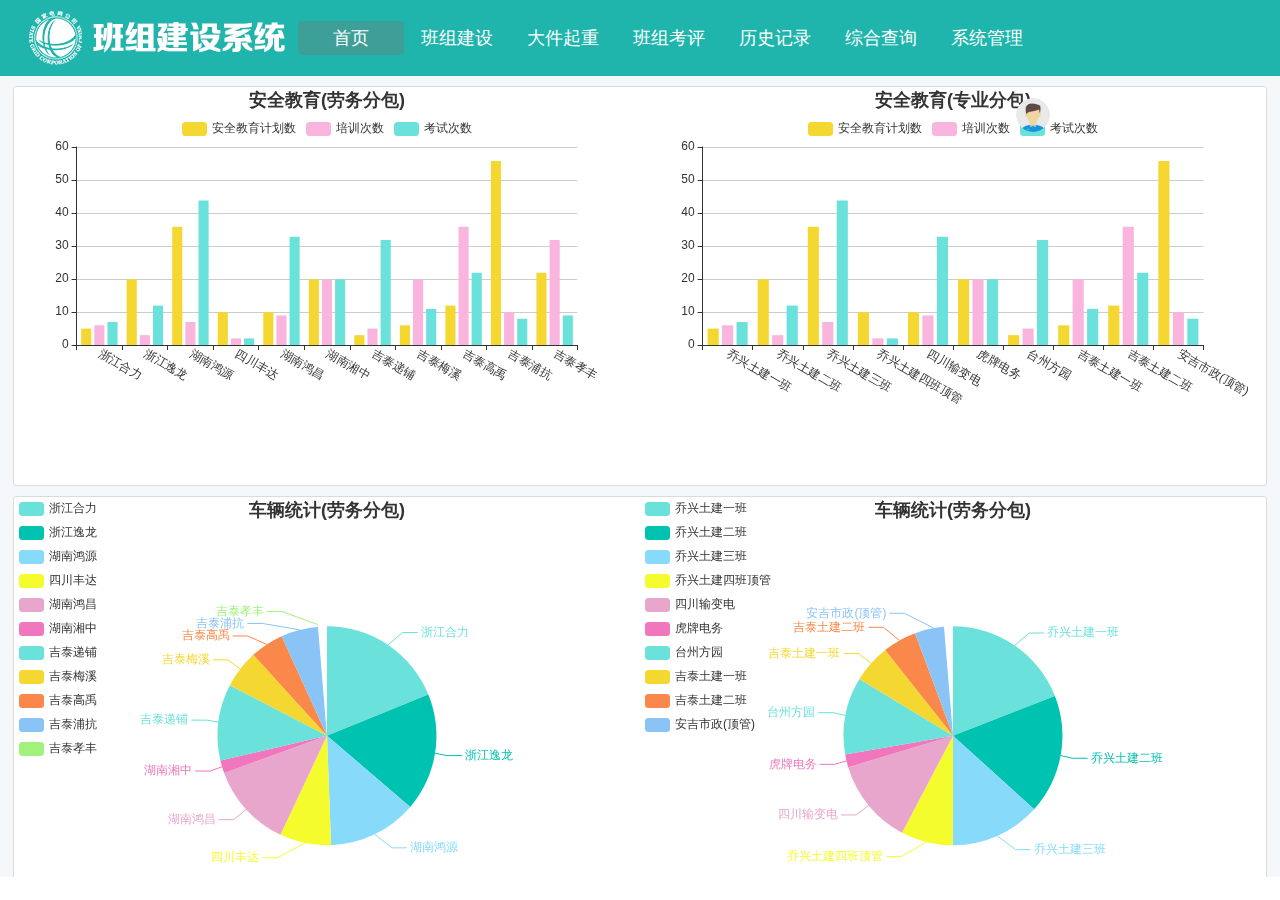
<file: index.html>
<!doctype html>
<html lang="en">
<head>
    <meta charset="UTF-8">
    <meta name="viewport"
          content="width=device-width, user-scalable=no, initial-scale=1.0, maximum-scale=1.0, minimum-scale=1.0">
    <meta http-equiv="X-UA-Compatible" content="ie=edge">
    <title>主页</title>
    <link rel="stylesheet" href="css/common.css">
    <link rel="stylesheet" href="css/index.css">
    <!--<link rel="stylesheet" href="css/bootstrap.min.css">-->
    <script src="js/jquery.js"></script>
    <script src="js/index.js"></script>
    <script src="js/bootstrap.min.js"></script>
</head>
<body>
    <!--头部-->
    <header>
        <img src="images/logo_01.png" alt="">
        <ul class="nav">
            <li class="home first"><a href="home.html" target="show-view">首页</a></li>
            <li>班组建设</li>
            <li>大件起重</li>
            <li>班组考评</li>
            <li>历史记录</li>
            <li>综合查询</li>
            <li>系统管理</li>
        </ul>
        <!--欢迎登录-->
        <div class="welcome">
            <div class="wel-img-box">
                <img src="images/head.png" alt="">
            </div>
            <p><span>紫色阳光啦啦啦</span>，欢迎登录！</p>
            <!--下拉信息-->
            <div class="wel-down">
                <a href="javascript:;" class="user">
                    <span class="iconfont">&#xe642;</span>
                    用户信息
                </a>
                <a href="javascript:;" class="pass">
                    <span class="iconfont">&#xe663;</span>
                    修改密码
                </a>
                <a href="javascript:;" class="lout">
                    <span class="iconfont">&#xe622;</span>
                    退出登录
                </a>
            </div>
        </div>
    </header>


    <!--退出登录 弹框-->
    <div class="logout">
        <div id="logout">
            <div class="ltitle">温馨提示</div>
            <div class="lcon">
                <img src="images/tanhao.png" alt="">
                <p>成功退出</p>
            </div>
            <div class="lbtn">确定</div>
        </div>
    </div>




    <!--身体-->
    <div class="body-box">
        <!--左部导航-->
        <ul class="body-left">
            <li class="type active">
                <a href="home.html" target="show-view">首页</a>
            </li>
            <!--班组建设-->
            <li class="type">
                <div>
                    <span class="click">
                        <div class="triangle"></div>
                        <span>劳务分包</span>
                    </span>
                    <div class="down">
                        <a href="class-construction.html" target="show-view">浙江合力</a>
                        <a href="class-construction.html" target="show-view">浙江合力</a>
                        <a href="class-construction.html" target="show-view">浙江合力</a>
                    </div>
                </div>
                <div>
                    <span class="click">
                        <div class="triangle"></div>
                        <span>专业分包</span>
                    </span>
                    <div class="down">
                        <a href="class-construction.html" target="show-view">湖南相中</a>
                        <a href="class-construction.html" target="show-view">浙江合力</a>
                        <a href="class-construction.html" target="show-view">浙江合力</a>
                    </div>
                </div>
            </li>
            <!--大件起重-->
            <li class="type">
                <div>
                    <span class="click">
                        <div class="triangle"></div>
                        <span>三丙起重</span>
                    </span>
                    <div class="down">
                        <a href="class-construction.html" target="show-view">三丙起重1</a>
                        <a href="class-construction.html" target="show-view">三丙起重2</a>
                        <a href="class-construction.html" target="show-view">三丙起重3</a>
                    </div>
                </div>
                <div>
                    <span class="click">
                        <div class="triangle"></div>
                        <span>兄弟起重</span>
                    </span>
                    <div class="down">
                        <a href="class-construction.html" target="show-view">兄弟起重1</a>
                        <a href="class-construction.html" target="show-view">兄弟起重2</a>
                        <a href="class-construction.html" target="show-view">兄弟起重3</a>
                    </div>
                </div>
            </li>
            <!--班组考评-->
            <li class="type">
                <a href="page.html" target="show-view">班组考评1</a>
                <a href="page.html" target="show-view">班组考评2</a>
                <a href="page.html" target="show-view">班组考评3</a>
            </li>
            <!--历史记录-->
            <li class="type">
                <div>
                    <span class="click">
                        <div class="triangle"></div>
                        <span>劳务分包</span>
                    </span>
                    <div class="down">
                        <a href="class-construction.html" target="show-view">劳务分包1</a>
                        <a href="class-construction.html" target="show-view">劳务分包2</a>
                        <a href="class-construction.html" target="show-view">劳务分包3</a>
                    </div>
                </div>
                <div>
                    <span class="click">
                        <div class="triangle"></div>
                        <span>专业分包</span>
                    </span>
                    <div class="down">
                        <a href="class-construction.html" target="show-view">专业分包1</a>
                        <a href="class-construction.html" target="show-view">专业分包2</a>
                        <a href="class-construction.html" target="show-view">专业分包3</a>
                    </div>
                </div>
            </li>
            <!--综合查询-->
            <li class="type">
                <div>
                    <span class="click">
                        <div class="triangle"></div>
                        <span>综合查询</span>
                    </span>
                    <div class="down">
                        <a href="query.html" target="show-view">综合查询1</a>
                        <a href="query.html" target="show-view">综合查询2</a>
                        <a href="query.html" target="show-view">综合查询3</a>
                    </div>
                </div>
            </li>
            <!--系统管理-->
            <li class="type">
                <div>
                    <span class="click">
                        <div class="triangle"></div>
                        <span>系统设置</span>
                    </span>
                    <div class="down">
                        <a href="javascript:;" target="show-view">操作日志</a>
                        <a href="menuTree.html" target="show-view">菜单管理</a>
                        <a href="javascript:;" target="show-view">角色菜单维护</a>
                    </div>
                </div>
                <div>
                    <span class="click">
                        <div class="triangle"></div>
                        <span>部门用户</span>
                    </span>
                    <div class="down">
                        <a href="javascript:;" target="show-view">用户管理</a>
                        <a href="javascript:;" target="show-view">部门角色维护</a>
                        <a href="javascript:;" target="show-view">用户查询</a>
                    </div>
                </div>
                <div>
                    <span class="click">
                        <div class="triangle"></div>
                        <span>信息公告</span>
                    </span>
                    <div class="down">
                        <a href="javascript:;" target="show-view">信息类别</a>
                        <a href="javascript:;" target="show-view">信息管理</a>
                    </div>
                </div>
                <div>
                    <span class="click">
                        <div class="triangle"></div>
                        <span>代码维护</span>
                    </span>
                    <div class="down">
                        <a href="javascript:;" target="show-view">类别维护</a>
                        <a href="javascript:;" target="show-view">内容维护</a>
                    </div>
                </div>
            </li>
        </ul>
        <!--右部展示-->
        <div class="body-right">
            <!--路径面包屑-->
            <div class="path-view">
                <span class="pathP"></span>
                <span>&gt;</span>
                <span class="pathS"></span>
            </div>



            <iframe src="home.html" frameborder="0" name="show-view" width="100%" height="100%" class="iframe"></iframe>
        </div>
    </div>

</body>
</html>
</file>
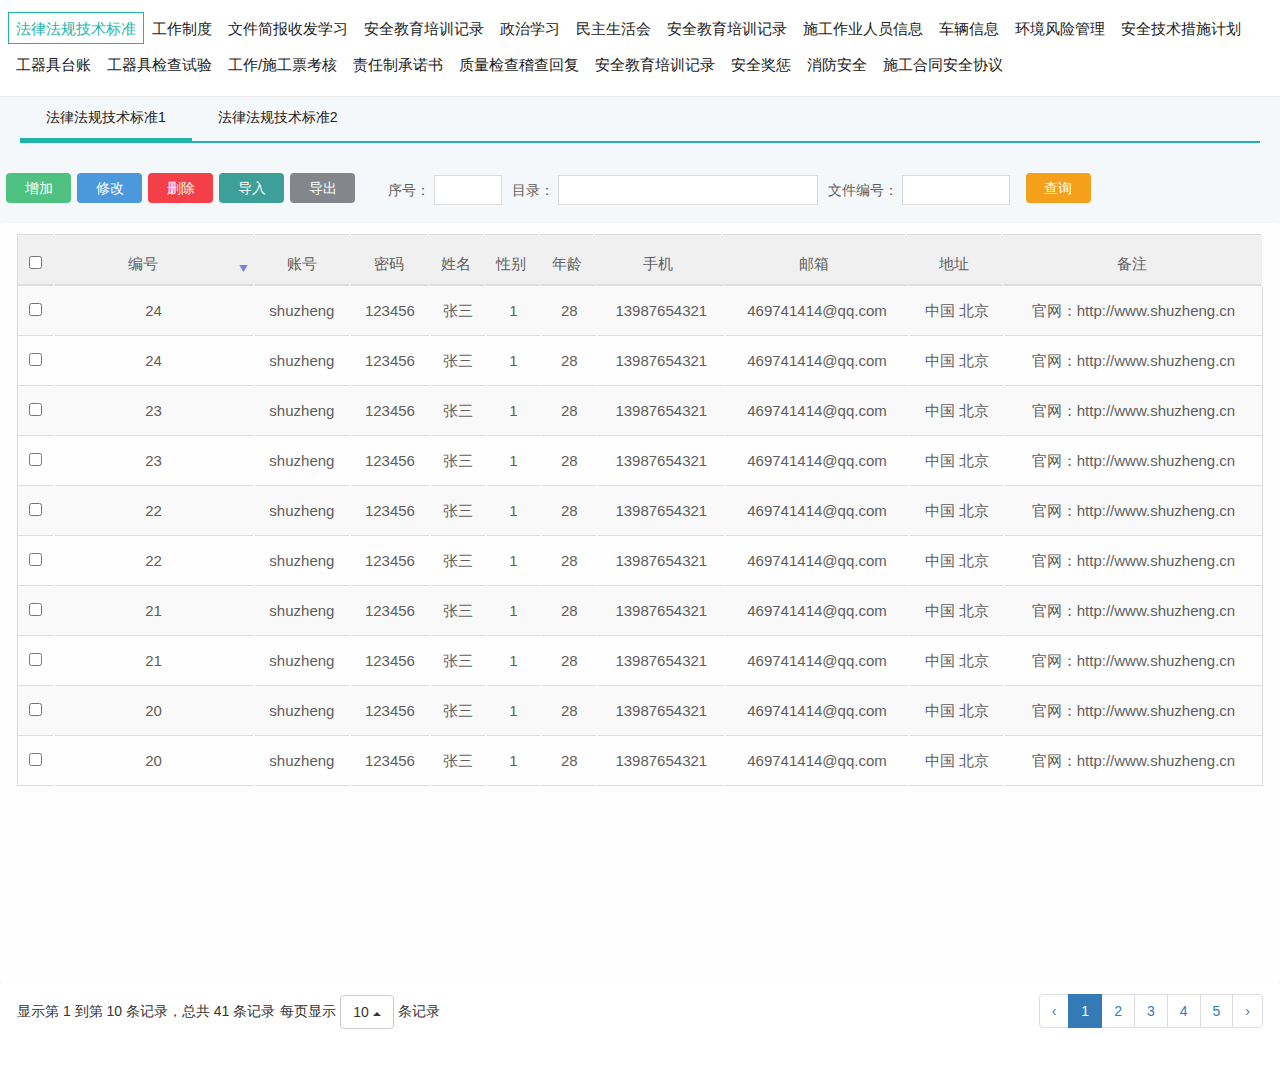
<file: class-construction.html>
<!doctype html>
<html lang="en">
<head>
    <meta charset="UTF-8">
    <meta name="viewport"
          content="width=device-width, user-scalable=no, initial-scale=1.0, maximum-scale=1.0, minimum-scale=1.0">
    <meta http-equiv="X-UA-Compatible" content="ie=edge">
    <title>Document</title>
    <link rel="stylesheet" href="css/common.css">
    <link rel="stylesheet" href="css/common-two.css">
    <link rel="stylesheet" href="css/bootstrap.min.css">
    <link rel="stylesheet" href="css/bootstrap-table.min.css">
    <link rel="stylesheet" href="css/jquery-confirm.min.css">
    <link rel="stylesheet" href="css/class-construction.css">
    <link rel="stylesheet" href="css/waves.min.css">
    <link rel="stylesheet" href="css/page.css">
    <script src="js/jquery.js"></script>
    <script src="js/common.js"></script>
    <script src="js/bootstrap.min.js"></script>
    <script src="js/bootstrap-table.min.js"></script>
    <script src="js/bootstrap-table-zh-CN.min.js"></script>
    <script src="js/jquery-confirm.min.js"></script>
    <script src="js/waves.min.js"></script>
    <script src="js/class-construction.js"></script>
</head>
<body>
    <!--班组建设-->
    <div class="class-con">
        <div class="class-list">
            <a href="javascript:;" class="class-list-active" title="法律法规技术标准">
                法律法规技术标准
                <div tablename="法律法规技术标准1" ahref="page.html"></div>
                <div tablename="法律法规技术标准2" ahref="page.html"></div>
            </a>
            <a href="javascript:;" title="工作制度">
                工作制度
                <div tablename="工作制度1" ahref="page.html"></div>
                <div tablename="工作制度2" ahref="page.html"></div>
                <div tablename="工作制度3" ahref="page.html"></div>
            </a>
            <a href="javascript:;" title="文件简报收发学习">
                文件简报收发学习
                <div tablename="文件简报收发学习" ahref="page.html"></div>
            </a>
            <a href="javascript:;" title="安全教育培训记录">
                安全教育培训记录
                <div tablename="安全教育培训记录1" ahref="page.html"></div>
                <div tablename="安全教育培训记录2" ahref="page.html"></div>
            </a>
            <a href="javascript:;" title=政治学习">
                政治学习
                <div tablename="政治学习" ahref="page.html"></div>
            </a>
            <a href="javascript:;" title="民主生活会">
                民主生活会
                <div tablename="民主生活会1" ahref="page.html"></div>
                <div tablename="民主生活会2" ahref="page.html"></div>
                <div tablename="民主生活会3" ahref="page.html"></div>
            </a>
            <a href="javascript:;" title="安全教育培训记录">
                安全教育培训记录
                <div tablename="安全教育培训记录1" ahref="page.html"></div>
                <div tablename="安全教育培训记录2" ahref="page.html"></div>
            </a>
            <a href="javascript:;" title="施工作业人员信息">
                施工作业人员信息
                <div tablename="政治学习" ahref="page.html"></div>
            </a>
            <a href="javascript:;" title="车辆信息">
                车辆信息
                <div tablename="安全教育培训记录1" ahref="page.html"></div>
                <div tablename="安全教育培训记录2" ahref="page.html"></div>
            </a>
            <a href="javascript:;" title="环境风险管理">
                环境风险管理
                <div tablename="政治学习" ahref="page.html"></div>
            </a>
            <a href="javascript:;" title="安全技术措施计划">
                安全技术措施计划
                <div tablename="安全教育培训记录1" ahref="page.html"></div>
                <div tablename="安全教育培训记录2" ahref="page.html"></div>
            </a>
            <a href="javascript:;" title="工器具台账">
                工器具台账
                <div tablename="政治学习" ahref="page.html"></div>
            </a>
            <a href="javascript:;" title="工器具检查试验">
                工器具检查试验
                <div tablename="安全教育培训记录1" ahref="page.html"></div>
                <div tablename="安全教育培训记录2" ahref="page.html"></div>
            </a>
            <a href="javascript:;" title="工作/施工票考核">
                工作/施工票考核
                <div tablename="政治学习" ahref="page.html"></div>
            </a>
            <a href="javascript:;" title="责任制承诺书">
                责任制承诺书
                <div tablename="安全教育培训记录1" ahref="page.html"></div>
                <div tablename="安全教育培训记录2" ahref="page.html"></div>
            </a>
            <a href="javascript:;" title="质量检查稽查回复">
                质量检查稽查回复
                <div tablename="政治学习" ahref="page.html"></div>
            </a>
            <a href="javascript:;" title="安全教育培训记录">
                安全教育培训记录
                <div tablename="安全教育培训记录1" ahref="page.html"></div>
                <div tablename="安全教育培训记录2" ahref="page.html"></div>
            </a>
            <a href="javascript:;" title="安全奖惩">
                安全奖惩
                <div tablename="政治学习" ahref="page.html"></div>
            </a>
            <a href="javascript:;" title="消防安全">
                消防安全
                <div tablename="安全教育培训记录1" ahref="page.html"></div>
                <div tablename="安全教育培训记录2" ahref="page.html"></div>
            </a>
            <a href="javascript:;" title="施工合同安全协议">
                施工合同安全协议
                <div tablename="政治学习" ahref="page.html"></div>
            </a>
        </div>
        <div class="class-bottom">
            <div class="class-bottom-con">
                <ul class="class-mid-list">
                </ul>

                </div>
            </div>
            <iframe src="" frameborder="0" name="page" width="100%" height="100%"></iframe>
        </div>
    </div>

</body>
</html>
<script src="js/page.js"></script>
<script src="js/alert.js"></script>
</file>
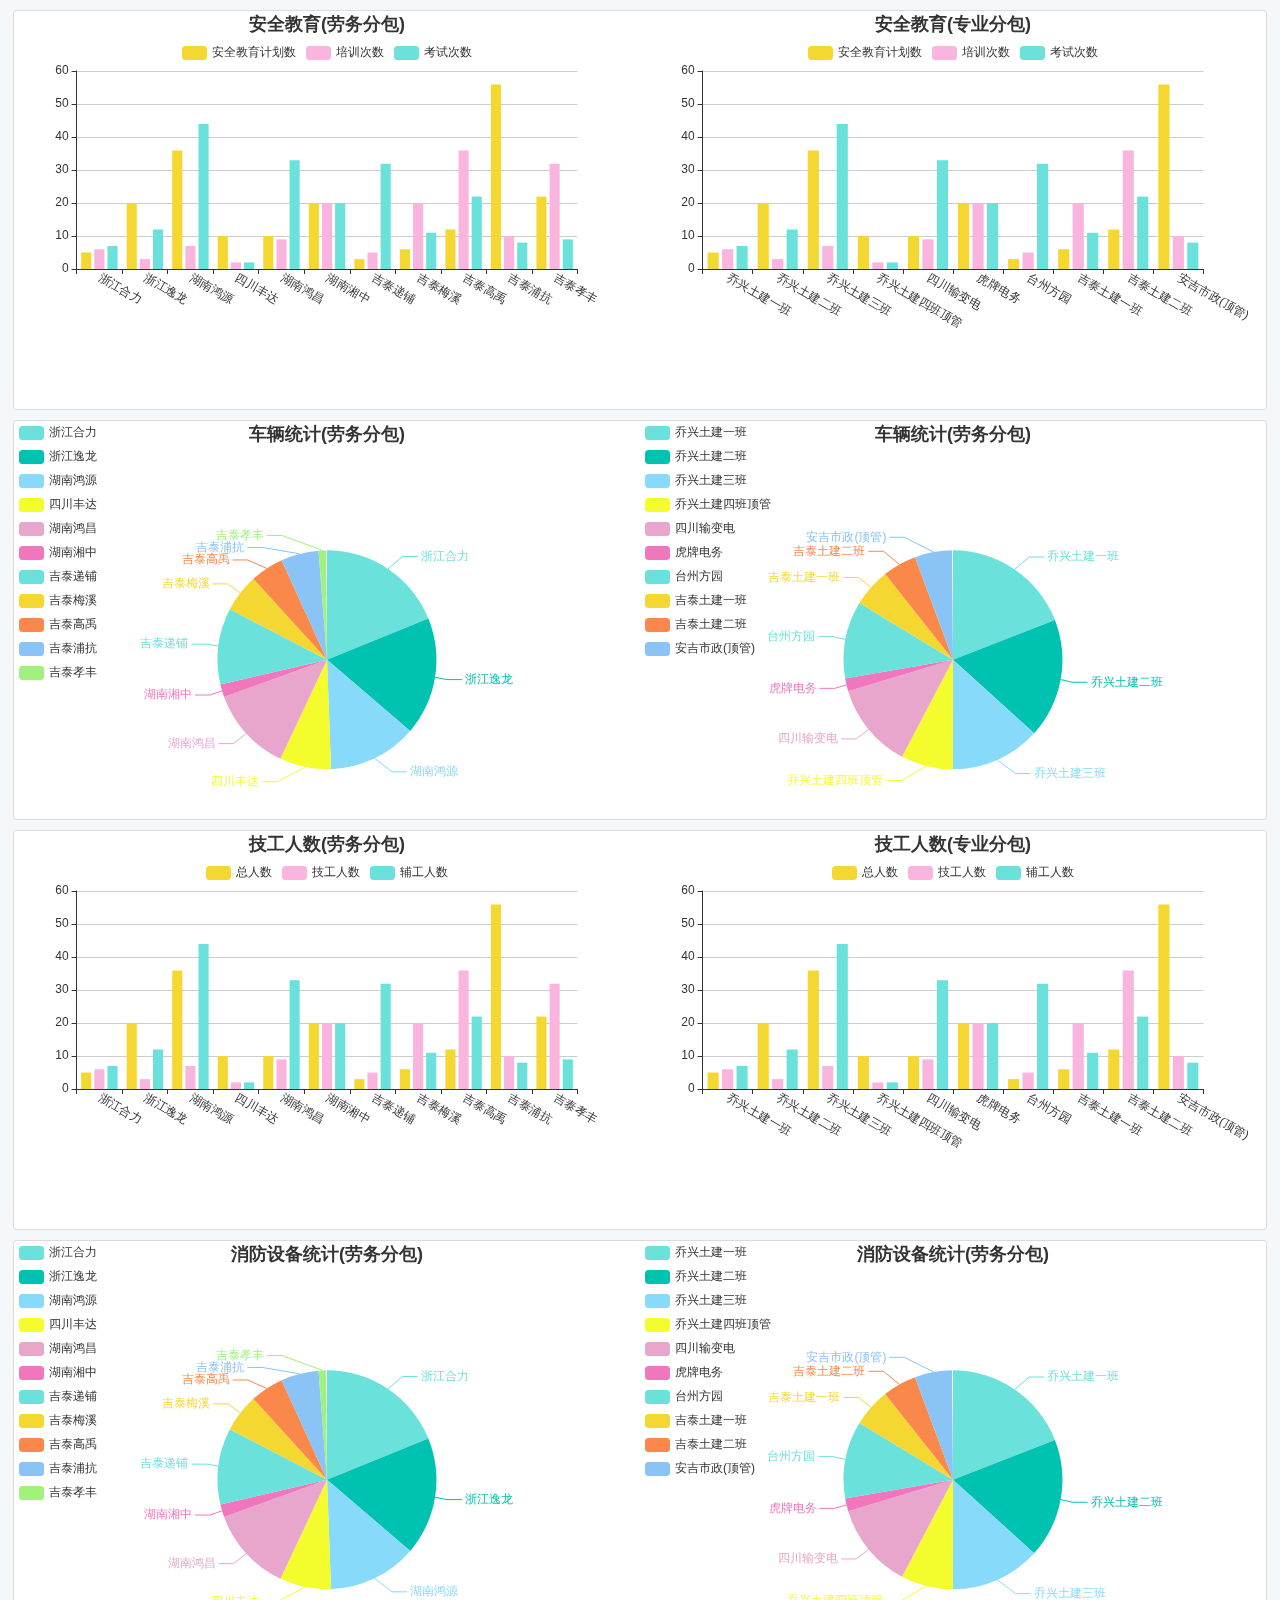
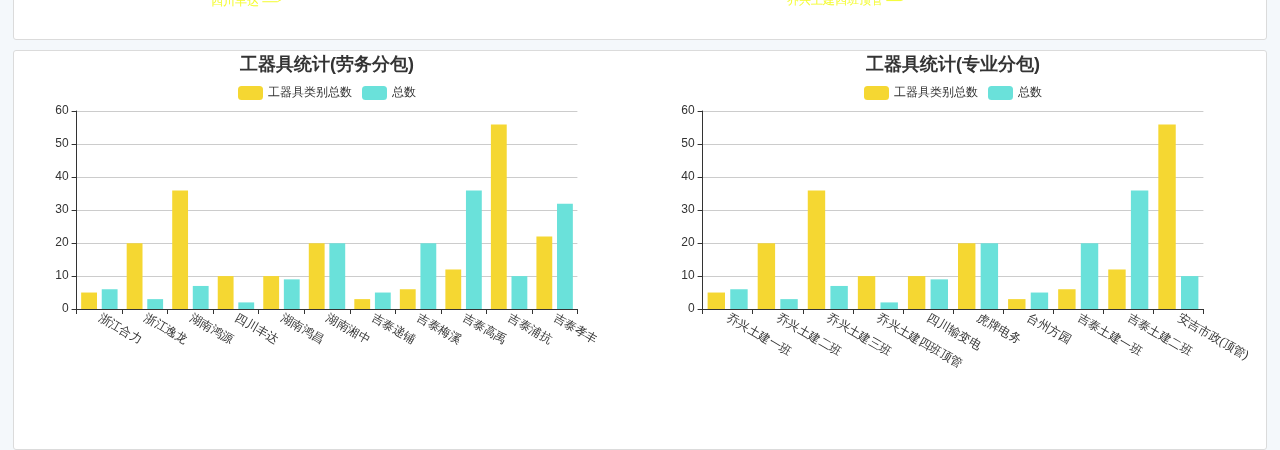
<file: home.html>
<!DOCTYPE html>
<html lang="en">
<head>
    <meta charset="UTF-8">
    <meta name="viewport"
          content="width=device-width, user-scalable=no, initial-scale=1.0, maximum-scale=1.0, minimum-scale=1.0">
    <title>首页</title>
    <link rel="stylesheet" href="css/common.css">
    <script src="js/echarts.js"></script>
</head>
<style>
    html,body{
        width: 100%;
        height: 100%;
        background: #f4f8fb;
    }
    .bigBox{
        width: 98%;
        height:400px;
        margin: 10px auto;
        border: 1px solid #dbdbdb;
        background: #fff;
        border-radius: 3px;
    }
    .bigBox:after{
        content: '';
        display: block;
        width: 100%;
        clear: both;
    }
    div.box{
        width: 50%;
        height:100%;
        float: left;
    }
</style>
<body>
    <div class="bigBox">
        <!--劳务分包安全教育-->
        <div id="main1-1" class="box"></div>
        <!--专业分包安全教育-->
        <div id="main1-2" class="box"></div>
    </div>
    <div class="bigBox">
        <!--劳务分包车辆总数-->
        <div id="main1-3" class="box"></div>
        <!--专业分包车辆总数-->
        <div id="main1-4" class="box"></div>
    </div>
    <div class="bigBox">
        <!--劳务分包技工-->
        <div id="main1-5" class="box"></div>
        <!--专业分包技工-->
        <div id="main1-6" class="box"></div>
    </div>
    <div class="bigBox">
        <!--劳务分包消防设备-->
        <div id="main1-7" class="box"></div>
        <!--专业分包消防设备-->
        <div id="main1-8" class="box"></div>
    </div>
    <div class="bigBox">
        <!--劳务分包工器具-->
        <div id="main1-9" class="box"></div>
        <!--专业分包工器具-->
        <div id="main1-10" class="box"></div>
    </div>
</body>
</html>
<script type="text/javascript">
//    劳务分包安全教育
    // 基于准备好的dom，初始化echarts实例
    var myChart = echarts.init(document.getElementById('main1-1'));
    var colors=['#f5d732','#fab5de','#6ae1da'];
var colorss=['#6ae1da','#00c2b0','#87daf9','#f4fc2e','#e8a6cc','#f077bd','#6ae1da','#f5d732','#fa884a','#8ac3f6','#a0f27c']
    // 指定图表的配置项和数据
    var option1 = {
        color:colors,
        title: {
            text: '安全教育(劳务分包)',
            x:'center'
        },
        tooltip: {},
        legend: {
            data:['安全教育计划数','培训次数','考试次数'],
            top:30
        },
        grid: {
            y2: 140
        },
        xAxis: {
            data: ["浙江合力","浙江逸龙","湖南鸿源","四川丰达","湖南鸿昌","湖南湘中","吉泰递铺","吉泰梅溪","吉泰高禹","吉泰浦抗","吉泰孝丰"],
            axisLabel:{
                interval:0,//横轴信息全部显示
                rotate:-30,//-30度角倾斜显示
            }
        },
        yAxis: {},
        series: [{
            name: '安全教育计划数',
            type: 'bar',
            data: [5, 20, 36, 10, 10, 20,3,6,12,56,22]
        },{
            name: '培训次数',
            type: 'bar',
            data: [6, 3, 7, 2, 9, 20,5, 20, 36, 10,32]
        },{
            name: '考试次数',
            type: 'bar',
            data: [7, 12, 44, 2, 33, 20,32,11,22,8,9]
        }]
    };

    // 使用刚指定的配置项和数据显示图表。
    myChart.setOption(option1);




//    专业分包安全教育
    var myChart = echarts.init(document.getElementById('main1-2'));
    // 指定图表的配置项和数据
    var option2 = {
        color:colors,
        title: {
            text: '安全教育(专业分包)',
            x:'center'
        },
        tooltip: {},
        legend: {
            data:['安全教育计划数','培训次数','考试次数'],
            top:30
        },
        grid: {
            y2: 140
        },
        xAxis: {
            data: ["乔兴土建一班","乔兴土建二班","乔兴土建三班","乔兴土建四班顶管","四川输变电","虎牌电务","台州方园","吉泰土建一班","吉泰土建二班","安吉市政(顶管)"],
            axisLabel:{
                interval:0,//横轴信息全部显示
                rotate:-30,//-30度角倾斜显示
            }
        },
        yAxis: {},
        series: [{
            name: '安全教育计划数',
            type: 'bar',
            data: [5, 20, 36, 10, 10, 20,3,6,12,56]
        },{
            name: '培训次数',
            type: 'bar',
            data: [6, 3, 7, 2, 9, 20,5, 20, 36, 10]
        },{
            name: '考试次数',
            type: 'bar',
            data: [7, 12, 44, 2, 33, 20,32,11,22,8]
        }]
    };

    // 使用刚指定的配置项和数据显示图表。
    myChart.setOption(option2);

//劳务分包车辆管理
    var myChart = echarts.init(document.getElementById('main1-3'));
    var option3= {
        color:colorss,
        title : {
            text: '车辆统计(劳务分包)',
            x:'center'
        },
        tooltip : {
            trigger: 'item',
            formatter: "{a} <br/>{b} : {c} ({d}%)"
        },
        legend: {
            orient: 'vertical',
            left: 'left',
            data: ["浙江合力","浙江逸龙","湖南鸿源","四川丰达","湖南鸿昌","湖南湘中","吉泰递铺","吉泰梅溪","吉泰高禹","吉泰浦抗","吉泰孝丰"]
        },
        series : [
            {
                name: '车辆总数',
                type: 'pie',
                radius : '55%',
                center: ['50%', '60%'],
                data:[
                    {value:335, name:'浙江合力'},
                    {value:310, name:'浙江逸龙'},
                    {value:234, name:'湖南鸿源'},
                    {value:135, name:'四川丰达'},
                    {value:222, name:'湖南鸿昌'},
                    {value:34, name:'湖南湘中'},
                    {value:200, name:'吉泰递铺'},
                    {value:100, name:'吉泰梅溪'},
                    {value:88, name:'吉泰高禹'},
                    {value:99, name:'吉泰浦抗'},
                    {value:22, name:'吉泰孝丰'}
                ],
                itemStyle: {
                    emphasis: {
                        shadowBlur: 10,
                        shadowOffsetX: 0,
                        shadowColor: 'rgba(0, 0, 0, 0.5)'
                    }
                }
            }
        ]
    };
    myChart.setOption(option3);


//专业分包车辆管理
    var myChart = echarts.init(document.getElementById('main1-4'));

    var option4= {
        color:colorss,
        title : {
            text: '车辆统计(劳务分包)',
            x:'center'
        },
        tooltip : {
            trigger: 'item',
            formatter: "{a} <br/>{b} : {c} ({d}%)"
        },
        legend: {
            orient: 'vertical',
            left: 'left',
            data: ["乔兴土建一班","乔兴土建二班","乔兴土建三班","乔兴土建四班顶管","四川输变电","虎牌电务","台州方园","吉泰土建一班","吉泰土建二班","安吉市政(顶管)"]
        },
        series : [
            {
                name: '车辆总数',
                type: 'pie',
                radius : '55%',
                center: ['50%', '60%'],
                data:[
                    {value:335, name:'乔兴土建一班'},
                    {value:310, name:'乔兴土建二班'},
                    {value:234, name:'乔兴土建三班'},
                    {value:135, name:'乔兴土建四班顶管'},
                    {value:222, name:'四川输变电'},
                    {value:34, name:'虎牌电务'},
                    {value:200, name:'台州方园'},
                    {value:100, name:'吉泰土建一班'},
                    {value:88, name:'吉泰土建二班'},
                    {value:99, name:'安吉市政(顶管)'}
                ],
                itemStyle: {
                    emphasis: {
                        shadowBlur: 10,
                        shadowOffsetX: 0,
                        shadowColor: 'rgba(0, 0, 0, 0.5)'
                    }
                }
            }
        ]
    };
    myChart.setOption(option4);



    //    劳务分包技工
    // 基于准备好的dom，初始化echarts实例
    var myChart = echarts.init(document.getElementById('main1-5'));
    // 指定图表的配置项和数据
    var option5 = {
        color:colors,
        title: {
            text: '技工人数(劳务分包)',
            x:'center'
        },
        tooltip: {},
        legend: {
            data:['总人数','技工人数','辅工人数'],
            top:30
        },
        grid: {
            y2: 140
        },
        xAxis: {
            data: ["浙江合力","浙江逸龙","湖南鸿源","四川丰达","湖南鸿昌","湖南湘中","吉泰递铺","吉泰梅溪","吉泰高禹","吉泰浦抗","吉泰孝丰"],
            axisLabel:{
                interval:0,//横轴信息全部显示
                rotate:-30,//-30度角倾斜显示
            }
        },
        yAxis: {},
        series: [{
            name: '总人数',
            type: 'bar',
            data: [5, 20, 36, 10, 10, 20,3,6,12,56,22]
        },{
            name: '技工人数',
            type: 'bar',
            data: [6, 3, 7, 2, 9, 20,5, 20, 36, 10,32]
        },{
            name: '辅工人数',
            type: 'bar',
            data: [7, 12, 44, 2, 33, 20,32,11,22,8,9]
        }]
    };

    // 使用刚指定的配置项和数据显示图表。
    myChart.setOption(option5);


    //    专业分包技工
    var myChart = echarts.init(document.getElementById('main1-6'));
    // 指定图表的配置项和数据
    var option6 = {
        color:colors,
        title: {
            text: '技工人数(专业分包)',
            x:'center'
        },
        tooltip: {},
        legend: {
            data:['总人数','技工人数','辅工人数'],
            top:30
        },
        grid: {
            y2: 140
        },
        xAxis: {
            data: ["乔兴土建一班","乔兴土建二班","乔兴土建三班","乔兴土建四班顶管","四川输变电","虎牌电务","台州方园","吉泰土建一班","吉泰土建二班","安吉市政(顶管)"],
            axisLabel:{
                interval:0,//横轴信息全部显示
                rotate:-30,//-30度角倾斜显示
            }
        },
        yAxis: {},
        series: [{
            name: '总人数',
            type: 'bar',
            data: [5, 20, 36, 10, 10, 20,3,6,12,56]
        },{
            name: '技工人数',
            type: 'bar',
            data: [6, 3, 7, 2, 9, 20,5, 20, 36, 10]
        },{
            name: '辅工人数',
            type: 'bar',
            data: [7, 12, 44, 2, 33, 20,32,11,22,8]
        }]
    };

    // 使用刚指定的配置项和数据显示图表。
    myChart.setOption(option6);

//劳务分包消防设备
var myChart = echarts.init(document.getElementById('main1-7'));
var option7= {
    color:colorss,
    title : {
        text: '消防设备统计(劳务分包)',
        x:'center'
    },
    tooltip : {
        trigger: 'item',
        formatter: "{a} <br/>{b} : {c} ({d}%)"
    },
    legend: {
        orient: 'vertical',
        left: 'left',
        data: ["浙江合力","浙江逸龙","湖南鸿源","四川丰达","湖南鸿昌","湖南湘中","吉泰递铺","吉泰梅溪","吉泰高禹","吉泰浦抗","吉泰孝丰"]
    },
    series : [
        {
            name: '消防设备总数',
            type: 'pie',
            radius : '55%',
            center: ['50%', '60%'],
            data:[
                {value:335, name:'浙江合力'},
                {value:310, name:'浙江逸龙'},
                {value:234, name:'湖南鸿源'},
                {value:135, name:'四川丰达'},
                {value:222, name:'湖南鸿昌'},
                {value:34, name:'湖南湘中'},
                {value:200, name:'吉泰递铺'},
                {value:100, name:'吉泰梅溪'},
                {value:88, name:'吉泰高禹'},
                {value:99, name:'吉泰浦抗'},
                {value:22, name:'吉泰孝丰'}
            ],
            itemStyle: {
                emphasis: {
                    shadowBlur: 10,
                    shadowOffsetX: 0,
                    shadowColor: 'rgba(0, 0, 0, 0.5)'
                }
            }
        }
    ]
};
myChart.setOption(option7);


//专业分包消防设备
var myChart = echarts.init(document.getElementById('main1-8'));
var option8= {
    color:colorss,
    title : {
        text: '消防设备统计(劳务分包)',
        x:'center'
    },
    tooltip : {
        trigger: 'item',
        formatter: "{a} <br/>{b} : {c} ({d}%)"
    },
    legend: {
        orient: 'vertical',
        left: 'left',
        data: ["乔兴土建一班","乔兴土建二班","乔兴土建三班","乔兴土建四班顶管","四川输变电","虎牌电务","台州方园","吉泰土建一班","吉泰土建二班","安吉市政(顶管)"]
    },
    series : [
        {
            name: '消防设备总数',
            type: 'pie',
            radius : '55%',
            center: ['50%', '60%'],
            data:[
                {value:335, name:'乔兴土建一班'},
                {value:310, name:'乔兴土建二班'},
                {value:234, name:'乔兴土建三班'},
                {value:135, name:'乔兴土建四班顶管'},
                {value:222, name:'四川输变电'},
                {value:34, name:'虎牌电务'},
                {value:200, name:'台州方园'},
                {value:100, name:'吉泰土建一班'},
                {value:88, name:'吉泰土建二班'},
                {value:99, name:'安吉市政(顶管)'}
            ],
            itemStyle: {
                emphasis: {
                    shadowBlur: 10,
                    shadowOffsetX: 0,
                    shadowColor: 'rgba(0, 0, 0, 0.5)'
                }
            }
        }
    ]
};
myChart.setOption(option8);


//    劳务分包工器具
// 基于准备好的dom，初始化echarts实例
var myChart = echarts.init(document.getElementById('main1-9'));
// 指定图表的配置项和数据
var col=['#f5d732','#6ae1da']
var option9 = {
    color:col,
    title: {
        text: '工器具统计(劳务分包)',
        x:'center'
    },
    tooltip: {},
    legend: {
        data:['工器具类别总数','总数'],
        top:30
    },
    grid: {
        y2: 140
    },
    xAxis: {
        data: ["浙江合力","浙江逸龙","湖南鸿源","四川丰达","湖南鸿昌","湖南湘中","吉泰递铺","吉泰梅溪","吉泰高禹","吉泰浦抗","吉泰孝丰"],
        axisLabel:{
            interval:0,//横轴信息全部显示
            rotate:-30,//-30度角倾斜显示
        }
    },
    yAxis: {},
    series: [{
        name: '工器具类别总数',
        type: 'bar',
        data: [5, 20, 36, 10, 10, 20,3,6,12,56,22]
    },{
        name: '总数',
        type: 'bar',
        data: [6, 3, 7, 2, 9, 20,5, 20, 36, 10,32]
    }]
};

// 使用刚指定的配置项和数据显示图表。
myChart.setOption(option9);


//    专业分包工器具统计
var myChart = echarts.init(document.getElementById('main1-10'));
// 指定图表的配置项和数据

var option10 = {
    color:col,
    title: {
        text: '工器具统计(专业分包)',
        x:'center'
    },
    tooltip: {},
    legend: {
        data:['工器具类别总数','总数'],
        top:30
    },
    grid: {
        y2: 140
    },
    xAxis: {
        data: ["乔兴土建一班","乔兴土建二班","乔兴土建三班","乔兴土建四班顶管","四川输变电","虎牌电务","台州方园","吉泰土建一班","吉泰土建二班","安吉市政(顶管)"],
        axisLabel:{
            interval:0,//横轴信息全部显示
            rotate:-30,//-30度角倾斜显示
        }
    },
    yAxis: {},
    series: [{
        name: '工器具类别总数',
        type: 'bar',
        data: [5, 20, 36, 10, 10, 20,3,6,12,56]
    },{
        name: '总数',
        type: 'bar',
        data: [6, 3, 7, 2, 9, 20,5, 20, 36, 10]
    }]
};

// 使用刚指定的配置项和数据显示图表。
myChart.setOption(option10);
</script>
</file>
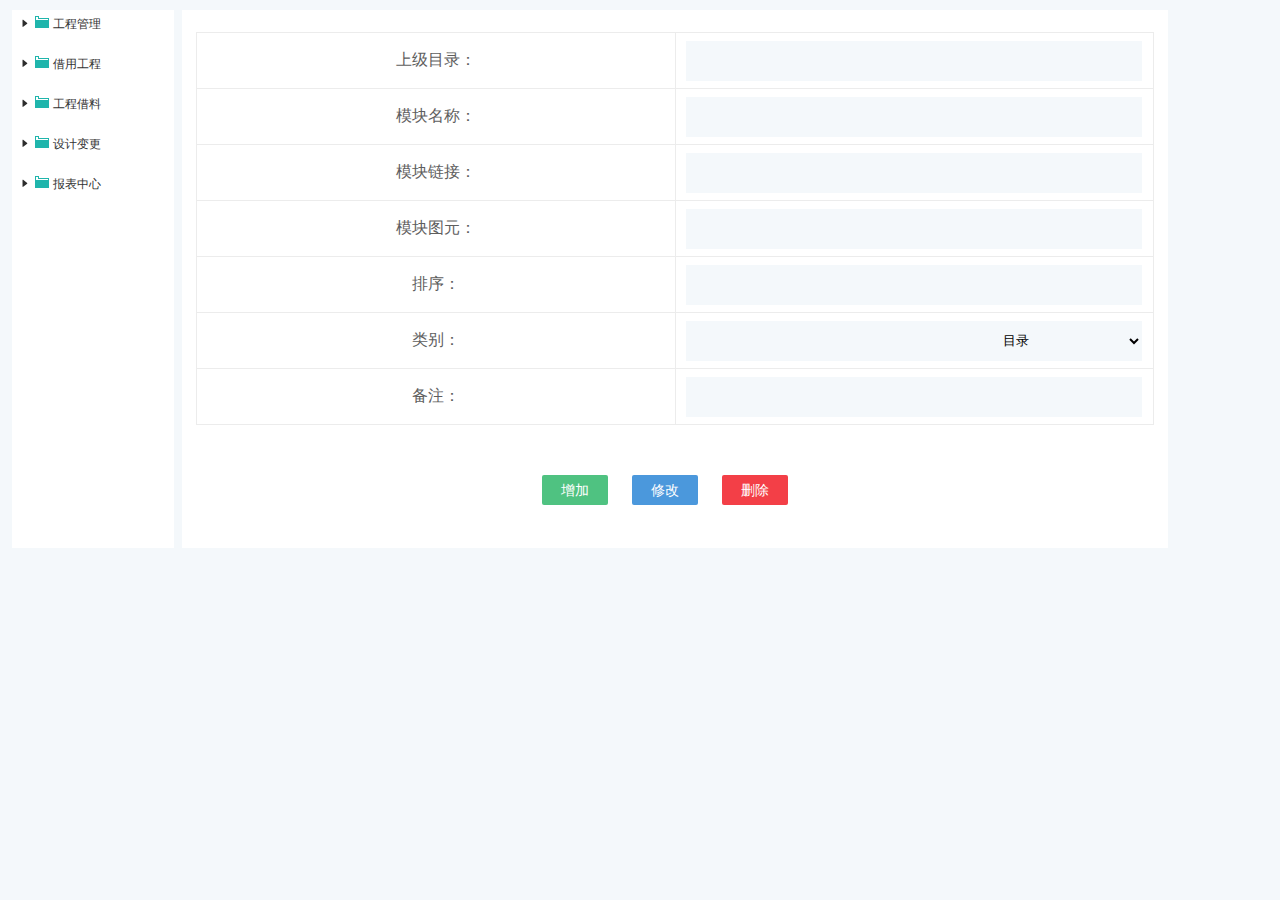
<file: menuTree.html>
<!DOCTYPE html>
<html lang="en">
<head>
    <meta charset="UTF-8">
    <title>菜单管理</title>
    <link rel="stylesheet" href="css/common.css">
    <link rel="stylesheet" href="css/zTreeStyle.css">
    <link rel="stylesheet" href="css/menuTree.css">
    <script src="js/jquery.js"></script>
    <script src="js/jquery.ztree.all.min.js"></script>
</head>
<body>
<div class="treeL">
    <ul id="treeDemo" class="ztree"></ul>
</div>
<div class="treeR">
    <form>
        <table cellpadding="0" cellspacing="0">
            <tr>
                <td>上级目录：</td>
                <td>
                    <div>
                        <input type="text">
                    </div>
                </td>
            </tr>
            <tr>
                <td>模块名称：</td>
                <td>
                    <div>
                        <input type="text">
                    </div>
                </td>
            </tr>
            <tr>
                <td>模块链接：</td>
                <td>
                    <div>
                        <input type="text">
                    </div>
                </td>
            </tr>
            <tr>
                <td>模块图元：</td>
                <td>
                    <div>
                        <input type="text">
                    </div>
                </td>
            </tr>
            <tr>
                <td>排序：</td>
                <td>
                    <div>
                        <input type="text">
                    </div>
                </td>
            </tr>
            <tr>
                <td>类别：</td>
                <td>
                    <div>
                        <select>
                            <option value="">目录</option>
                            <option value="">目录1</option>
                            <option value="">目录2</option>
                            <option value="">目录3</option>
                            <option value="">目录4</option>
                        </select>
                    </div>
                </td>
            </tr>
            <tr>
                <td>备注：</td>
                <td>
                    <div>
                        <input type="text">
                    </div>
                </td>
            </tr>
        </table>
        <div class="buttonBox">
            <button type="submit" class="addBtn">增加</button>
            <button type="submit" class="updataBtn">修改</button>
            <button type="submit" class="delBtn">删除</button>
        </div>
    </form>
</div>
</body>
</html>
<script>
    var setting = {
        data: {
            simpleData: {
                enable: true
            }
        },
        async: {
            enable: true,
            url: "/TestZTree/test",
            autoParam: ["id", "name", "level"],
            otherParam: {"otherParam": "zTreeAsyncTest"},
            //dataType:"json",//返回数据类型
            dataFilter: filter//异步返回后经过filter
        },
        callback: {
            //beforeAsync: zTreeBeforeAsync,// 异步加载事件之前得到相应信息
            asyncSuccess: zTreeOnAsyncSuccess,//异步加载成功的fun
            asyncError: zTreeOnAsyncError,   //加载错误的fun
            beforeClick: beforeClick //捕获单击节点之前的事件回调函数
        },
        view:{

        }
    };
    function filter(treeId, parentNode, childNodes) {
        if (!childNodes) return null;
        for (var i = 0, l = childNodes.length; i < l; i++) {
            childNodes[i].name = childNodes[i].name.replace(/\.n/g, '.');
        }
        return childNodes;
    }

    function beforeClick(treeId, treeNode) {
        if (!treeNode.isParent) {
            alert("请选择父节点");
            return false;
        } else {
            return true;
        }
    }



    function zTreeOnAsyncError(event, treeId, treeNode) {
        alert("异步加载失败!");
    }

    function zTreeOnAsyncSuccess(event, treeId, treeNode, msg) {
        console.log("异步加载成功！")
    }


    var zNodes = [
        {id: 1, pId: 0, name: "工程管理", isParent: true},
        {id: 11, pId: 1, name: "储备工程", isParent: true},
        {id: 12, pId: 1, name: "正式工程", isParent: true},
        {id: 13, pId: 1, name: "工程管理", isParent: true},
        {id: 111, pId: 11, name: "工程新建"},
        {id: 112, pId: 11, name: "设计下发"},
        {id: 113, pId: 11, name: "第三个"},
        {id: 2, pId: 0, name: "借用工程", isParent: true},
        {id: 3, pId: 0, name: "工程借料", isParent: true},
        {id: 4, pId: 0, name: "设计变更", isParent: true},
        {id: 5, pId: 0, name: "报表中心", isParent: true}
    ];

    $(document).ready(function () {
        $.fn.zTree.init($("#treeDemo"), setting, zNodes);
    });


    //input框选中
    $("input").focus(function () {
        $(this).addClass("input-active")
    }).blur(function () {
        $(this).removeClass("input-active")
    })


</script>
</file>
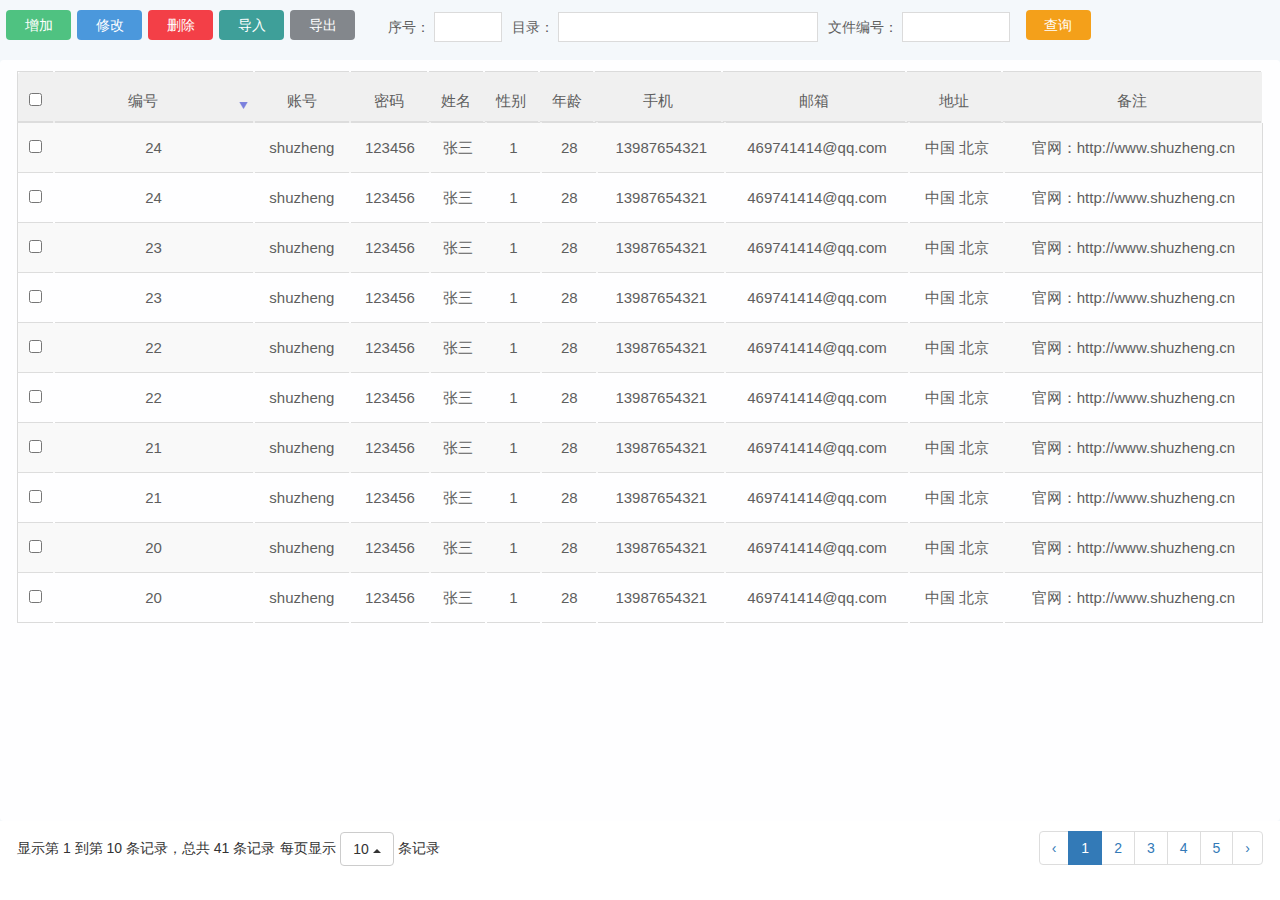
<file: page.html>
<!DOCTYPE html>
<html lang="en">
<head>
    <meta charset="UTF-8">
    <title>分页</title>
    <link rel="stylesheet" href="css/common.css">
    <link rel="stylesheet" href="css/bootstrap-table.min.css">
    <link rel="stylesheet" href="css/bootstrap.min.css">
    <link rel="stylesheet" href="css/jquery-confirm.min.css">
    <link rel="stylesheet" href="css/waves.min.css">
    <link rel="stylesheet" href="css/page.css">
    <script src="js/jquery.js"></script>
    <script src="js/common.js"></script>
    <script src="js/bootstrap.min.js"></script>
    <script src="js/bootstrap-table.min.js"></script>
    <script src="js/bootstrap-table-zh-CN.min.js"></script>
    <script src="js/jquery-confirm.min.js"></script>
    <script src="js/waves.min.js"></script>
</head>
<body>
<div id="main">
    <div id="toolbar">
        <div class="class-btn class-add">增加</div>
        <div class="class-btn class-update">修改</div>
        <div class="class-btn class-del">删除</div>
        <div class="class-btn class-to">导入</div>
        <div class="class-btn class-out">导出</div>
        <div class="class-input class-min">
            <span>序号：</span>
            <input type="text">
        </div>
        <div class="class-input class-max">
            <span>目录：</span>
            <input type="text">
        </div>
        <div class="class-input class-mid">
            <span>文件编号：</span>
            <input type="text">
        </div>
        <div class="class-btn class-select">查询</div>
    </div>
    <table id="table"></table>
</div>
<!-- 新增 -->
<div id="alert-box">
    <form>
        <div class="alert-title">
            <span>新增内容</span>
            <div class="alert-close">
                <img src="images/close.png" alt="">
            </div>
        </div>
        <label class="alert-con">
            <span>评价单位：</span>
            <input type="text">
        </label>
        <label class="alert-con">
            <span>分组单位：</span>
            <input type="text">
        </label>
        <label class="alert-con">
            <span>日&nbsp;&nbsp;&nbsp;&nbsp;&nbsp;&nbsp;&nbsp;期：</span>
            <input type="text">
        </label>
        <div class="alert-btn">
            <button type="submit" class="alert-sure">确定</button>
            <span class="alert-cancel">取消</span>
        </div>
    </form>
</div>
</body>
</html>
<script>
    var $table = $('#table');
    $(function () {
        $(document).on('focus', 'input[type="text"]', function () {
            $(this).parent().find('label').addClass('active');
        }).on('blur', 'input[type="text"]', function () {
            if ($(this).val() == '') {
                $(this).parent().find('label').removeClass('active');
            }
        });
        var data = [
            {
                "id": 1,
                "username": "shuzheng",
                "password": "123456",
                "name": "张三",
                "sex": 1,
                "age": 28,
                "phone": 13987654321,
                "email": "469741414@qq.com",
                "address": "中国 北京",
                "remark": "官网：http://www.shuzheng.cn"
            },
            {
                "id": 2,
                "username": "shuzheng",
                "password": "123456",
                "name": "张三",
                "sex": 1,
                "age": 28,
                "phone": 13987654321,
                "email": "469741414@qq.com",
                "address": "中国 北京",
                "remark": "官网：http://www.shuzheng.cn"
            },
            {
                "id": 3,
                "username": "shuzheng",
                "password": "123456",
                "name": "张三",
                "sex": 1,
                "age": 28,
                "phone": 13987654321,
                "email": "469741414@qq.com",
                "address": "中国 北京",
                "remark": "官网：http://www.shuzheng.cn"
            },
            {
                "id": 4,
                "username": "shuzheng",
                "password": "123456",
                "name": "张三",
                "sex": 1,
                "age": 28,
                "phone": 13987654321,
                "email": "469741414@qq.com",
                "address": "中国 北京",
                "remark": "官网：http://www.shuzheng.cn"
            },
            {
                "id": 5,
                "username": "shuzheng",
                "password": "123456",
                "name": "张三",
                "sex": 1,
                "age": 28,
                "phone": 13987654321,
                "email": "469741414@qq.com",
                "address": "中国 北京",
                "remark": "官网：http://www.shuzheng.cn"
            },
            {
                "id": 6,
                "username": "shuzheng",
                "password": "123456",
                "name": "张三",
                "sex": 1,
                "age": 28,
                "phone": 13987654321,
                "email": "469741414@qq.com",
                "address": "中国 北京",
                "remark": "官网：http://www.shuzheng.cn"
            },
            {
                "id": 7,
                "username": "shuzheng",
                "password": "123456",
                "name": "张三",
                "sex": 1,
                "age": 28,
                "phone": 13987654321,
                "email": "469741414@qq.com",
                "address": "中国 北京",
                "remark": "官网：http://www.shuzheng.cn"
            },
            {
                "id": 8,
                "username": "shuzheng",
                "password": "123456",
                "name": "张三",
                "sex": 1,
                "age": 28,
                "phone": 13987654321,
                "email": "469741414@qq.com",
                "address": "中国 北京",
                "remark": "官网：http://www.shuzheng.cn"
            },
            {
                "id": 9,
                "username": "shuzheng",
                "password": "123456",
                "name": "张三",
                "sex": 1,
                "age": 28,
                "phone": 13987654321,
                "email": "469741414@qq.com",
                "address": "中国 北京",
                "remark": "官网：http://www.shuzheng.cn"
            },
            {
                "id": 10,
                "username": "shuzheng",
                "password": "123456",
                "name": "张三",
                "sex": 1,
                "age": 28,
                "phone": 13987654321,
                "email": "469741414@qq.com",
                "address": "中国 北京",
                "remark": "官网：http://www.shuzheng.cn"
            },
            {
                "id": 11,
                "username": "shuzheng",
                "password": "123456",
                "name": "张三",
                "sex": 1,
                "age": 28,
                "phone": 13987654321,
                "email": "469741414@qq.com",
                "address": "中国 北京",
                "remark": "官网：http://www.shuzheng.cn"
            },
            {
                "id": 12,
                "username": "shuzheng",
                "password": "123456",
                "name": "张三",
                "sex": 1,
                "age": 28,
                "phone": 13987654321,
                "email": "469741414@qq.com",
                "address": "中国 北京",
                "remark": "官网：http://www.shuzheng.cn"
            },
            {
                "id": 13,
                "username": "shuzheng",
                "password": "123456",
                "name": "张三",
                "sex": 1,
                "age": 28,
                "phone": 13987654321,
                "email": "469741414@qq.com",
                "address": "中国 北京",
                "remark": "官网：http://www.shuzheng.cn"
            },
            {
                "id": 14,
                "username": "shuzheng",
                "password": "123456",
                "name": "张三",
                "sex": 1,
                "age": 28,
                "phone": 13987654321,
                "email": "469741414@qq.com",
                "address": "中国 北京",
                "remark": "官网：http://www.shuzheng.cn"
            },
            {
                "id": 15,
                "username": "shuzheng",
                "password": "123456",
                "name": "张三",
                "sex": 1,
                "age": 28,
                "phone": 13987654321,
                "email": "469741414@qq.com",
                "address": "中国 北京",
                "remark": "官网：http://www.shuzheng.cn"
            },
            {
                "id": 16,
                "username": "shuzheng",
                "password": "123456",
                "name": "张三",
                "sex": 1,
                "age": 28,
                "phone": 13987654321,
                "email": "469741414@qq.com",
                "address": "中国 北京",
                "remark": "官网：http://www.shuzheng.cn"
            },
            {
                "id": 17,
                "username": "shuzheng",
                "password": "123456",
                "name": "张三",
                "sex": 1,
                "age": 28,
                "phone": 13987654321,
                "email": "469741414@qq.com",
                "address": "中国 北京",
                "remark": "官网：http://www.shuzheng.cn"
            },
            {
                "id": 18,
                "username": "shuzheng",
                "password": "123456",
                "name": "张三",
                "sex": 1,
                "age": 28,
                "phone": 13987654321,
                "email": "469741414@qq.com",
                "address": "中国 北京",
                "remark": "官网：http://www.shuzheng.cn"
            },
            {
                "id": 19,
                "username": "shuzheng",
                "password": "123456",
                "name": "张三",
                "sex": 1,
                "age": 28,
                "phone": 13987654321,
                "email": "469741414@qq.com",
                "address": "中国 北京",
                "remark": "官网：http://www.shuzheng.cn"
            },
            {
                "id": 20,
                "username": "shuzheng",
                "password": "123456",
                "name": "张三",
                "sex": 1,
                "age": 28,
                "phone": 13987654321,
                "email": "469741414@qq.com",
                "address": "中国 北京",
                "remark": "官网：http://www.shuzheng.cn"
            },
            {
                "id": 21,
                "username": "shuzheng",
                "password": "123456",
                "name": "张三",
                "sex": 1,
                "age": 28,
                "phone": 13987654321,
                "email": "469741414@qq.com",
                "address": "中国 北京",
                "remark": "官网：http://www.shuzheng.cn"
            },
            {
                "id": 22,
                "username": "shuzheng",
                "password": "123456",
                "name": "张三",
                "sex": 1,
                "age": 28,
                "phone": 13987654321,
                "email": "469741414@qq.com",
                "address": "中国 北京",
                "remark": "官网：http://www.shuzheng.cn"
            },
            {
                "id": 23,
                "username": "shuzheng",
                "password": "123456",
                "name": "张三",
                "sex": 1,
                "age": 28,
                "phone": 13987654321,
                "email": "469741414@qq.com",
                "address": "中国 北京",
                "remark": "官网：http://www.shuzheng.cn"
            },
            {
                "id": 24,
                "username": "shuzheng",
                "password": "123456",
                "name": "张三",
                "sex": 1,
                "age": 28,
                "phone": 13987654321,
                "email": "469741414@qq.com",
                "address": "中国 北京",
                "remark": "官网：http://www.shuzheng.cn"
            },
            {
                "id": 8,
                "username": "shuzheng",
                "password": "123456",
                "name": "张三",
                "sex": 1,
                "age": 28,
                "phone": 13987654321,
                "email": "469741414@qq.com",
                "address": "中国 北京",
                "remark": "官网：http://www.shuzheng.cn"
            },
            {
                "id": 9,
                "username": "shuzheng",
                "password": "123456",
                "name": "张三",
                "sex": 1,
                "age": 28,
                "phone": 13987654321,
                "email": "469741414@qq.com",
                "address": "中国 北京",
                "remark": "官网：http://www.shuzheng.cn"
            },
            {
                "id": 10,
                "username": "shuzheng",
                "password": "123456",
                "name": "张三",
                "sex": 1,
                "age": 28,
                "phone": 13987654321,
                "email": "469741414@qq.com",
                "address": "中国 北京",
                "remark": "官网：http://www.shuzheng.cn"
            },
            {
                "id": 11,
                "username": "shuzheng",
                "password": "123456",
                "name": "张三",
                "sex": 1,
                "age": 28,
                "phone": 13987654321,
                "email": "469741414@qq.com",
                "address": "中国 北京",
                "remark": "官网：http://www.shuzheng.cn"
            },
            {
                "id": 12,
                "username": "shuzheng",
                "password": "123456",
                "name": "张三",
                "sex": 1,
                "age": 28,
                "phone": 13987654321,
                "email": "469741414@qq.com",
                "address": "中国 北京",
                "remark": "官网：http://www.shuzheng.cn"
            },
            {
                "id": 13,
                "username": "shuzheng",
                "password": "123456",
                "name": "张三",
                "sex": 1,
                "age": 28,
                "phone": 13987654321,
                "email": "469741414@qq.com",
                "address": "中国 北京",
                "remark": "官网：http://www.shuzheng.cn"
            },
            {
                "id": 14,
                "username": "shuzheng",
                "password": "123456",
                "name": "张三",
                "sex": 1,
                "age": 28,
                "phone": 13987654321,
                "email": "469741414@qq.com",
                "address": "中国 北京",
                "remark": "官网：http://www.shuzheng.cn"
            },
            {
                "id": 15,
                "username": "shuzheng",
                "password": "123456",
                "name": "张三",
                "sex": 1,
                "age": 28,
                "phone": 13987654321,
                "email": "469741414@qq.com",
                "address": "中国 北京",
                "remark": "官网：http://www.shuzheng.cn"
            },
            {
                "id": 16,
                "username": "shuzheng",
                "password": "123456",
                "name": "张三",
                "sex": 1,
                "age": 28,
                "phone": 13987654321,
                "email": "469741414@qq.com",
                "address": "中国 北京",
                "remark": "官网：http://www.shuzheng.cn"
            },
            {
                "id": 17,
                "username": "shuzheng",
                "password": "123456",
                "name": "张三",
                "sex": 1,
                "age": 28,
                "phone": 13987654321,
                "email": "469741414@qq.com",
                "address": "中国 北京",
                "remark": "官网：http://www.shuzheng.cn"
            },
            {
                "id": 18,
                "username": "shuzheng",
                "password": "123456",
                "name": "张三",
                "sex": 1,
                "age": 28,
                "phone": 13987654321,
                "email": "469741414@qq.com",
                "address": "中国 北京",
                "remark": "官网：http://www.shuzheng.cn"
            },
            {
                "id": 19,
                "username": "shuzheng",
                "password": "123456",
                "name": "张三",
                "sex": 1,
                "age": 28,
                "phone": 13987654321,
                "email": "469741414@qq.com",
                "address": "中国 北京",
                "remark": "官网：http://www.shuzheng.cn"
            },
            {
                "id": 20,
                "username": "shuzheng",
                "password": "123456",
                "name": "张三",
                "sex": 1,
                "age": 28,
                "phone": 13987654321,
                "email": "469741414@qq.com",
                "address": "中国 北京",
                "remark": "官网：http://www.shuzheng.cn"
            },
            {
                "id": 21,
                "username": "shuzheng",
                "password": "123456",
                "name": "张三",
                "sex": 1,
                "age": 28,
                "phone": 13987654321,
                "email": "469741414@qq.com",
                "address": "中国 北京",
                "remark": "官网：http://www.shuzheng.cn"
            },
            {
                "id": 22,
                "username": "shuzheng",
                "password": "123456",
                "name": "张三",
                "sex": 1,
                "age": 28,
                "phone": 13987654321,
                "email": "469741414@qq.com",
                "address": "中国 北京",
                "remark": "官网：http://www.shuzheng.cn"
            },
            {
                "id": 23,
                "username": "shuzheng",
                "password": "123456",
                "name": "张三",
                "sex": 1,
                "age": 28,
                "phone": 13987654321,
                "email": "469741414@qq.com",
                "address": "中国 北京",
                "remark": "官网：http://www.shuzheng.cn"
            },
            {
                "id": 24,
                "username": "shuzheng",
                "password": "123456",
                "name": "张三",
                "sex": 1,
                "age": 28,
                "phone": 13987654321,
                "email": "469741414@qq.com",
                "address": "中国 北京",
                "remark": "官网：http://www.shuzheng.cn"
            }
        ];
        // bootstrap table初始化
        // http://bootstrap-table.wenzhixin.net.cn/zh-cn/documentation/
        $table.bootstrapTable({
            //url: 'data/data1.json',
            data: data,
            height: getHeight(),
            striped: true,
//            search: true,
//            searchOnEnterKey: true,
//            showRefresh: true,
//            showToggle: true,
//            showColumns: true,
            minimumCountColumns: 2,
//            showPaginationSwitch: true,
//            showRefresh:true,
            clickToSelect: true,
            detailView: false,
            detailFormatter: 'detailFormatter',
            pagination: true,
            paginationLoop: false,
            classes: 'table table-hover table-no-bordered',
            //sidePagination: 'server',
            //silentSort: false,
            smartDisplay: false,
            idField: 'id',
            sortName: 'id',
            sortOrder: 'desc',
            escape: true,
            searchOnEnterKey: true,
            idField: 'systemId',
            maintainSelected: true,
            toolbar: '#toolbar',
            onClickRow: function (row, $element, field) {
                //单击触发 row:会获取到这行的信息;$element:标签;field:字段名
                //console.log(field)
            },
            columns: [
                {field: 'state', checkbox: true},
                {
                    field: 'id',
                    title: '编号',
                    sortable: true,
                    halign: 'center',
                    align: "center",
                    width: 200
                },
                {
                    field: 'username',
                    title: '账号',
                    halign: 'center',
                    align: "center"
                },
                {
                    field: 'password',
                    title: '密码',
                    halign: 'center',
                    align: "center"
                },
                {field: 'name', title: '姓名', halign: 'center', align: "center"},
                {field: 'sex', title: '性别', halign: 'center', align: "center"},
                {field: 'age', title: '年龄', halign: 'center', align: "center"},
                {
                    field: 'phone',
                    title: '手机',
                    halign: 'center',
                    align: "center"
                },
                {
                    field: 'email',
                    title: '邮箱',
                    shalign: 'center',
                    align: "center"
                },
                {
                    field: 'address',
                    title: '地址',
                    halign: 'center',
                    align: "center"
                },
                {
                    field: 'remark',
                    title: '备注',
                    halign: 'center',
                    align: "center"
                },
//                {field: 'action', title: '操作', halign: 'center', align: 'center', formatter: 'actionFormatter', events: 'actionEvents', clickToSelect: false}
            ]
        }).on('all.bs.table', function (e, name, args) {
            $('[data-toggle="tooltip"]').tooltip();
            $('[data-toggle="popover"]').popover();
        });
    });
    function actionFormatter(value, row, index) {
        return [
            '<a class="like" href="javascript:void(0)" data-toggle="tooltip" title="Like"><i class="glyphicon glyphicon-heart"></i></a>　',
            '<a class="edit ml10" href="javascript:void(0)" data-toggle="tooltip" title="Edit"><i class="glyphicon glyphicon-edit"></i></a>　',
            '<a class="remove ml10" href="javascript:void(0)" data-toggle="tooltip" title="Remove"><i class="glyphicon glyphicon-remove"></i></a>'
        ].join('');
    }

    window.actionEvents = {
        'click .like': function (e, value, row, index) {
            alert('You click like icon, row: ' + JSON.stringify(row));
            console.log(value, row, index);
        },
        'click .edit': function (e, value, row, index) {
            alert('You click edit icon, row: ' + JSON.stringify(row));
            console.log(value, row, index);
        },
        'click .remove': function (e, value, row, index) {
            alert('You click remove icon, row: ' + JSON.stringify(row));
            console.log(value, row, index);
        }
    };
    function detailFormatter(index, row) {
        var html = [];
        $.each(row, function (key, value) {
            html.push('<p><b>' + key + ':</b> ' + value + '</p>');
        });
        return html.join('');
    }
    // 新增
    function createAction() {
        $.confirm({
            type: 'dark',
            animationSpeed: 300,
            title: '新增系统',
            content: $('#createDialog').html(),
            buttons: {
                confirm: {
                    text: '确认',
                    btnClass: 'waves-effect waves-button',
                    action: function () {
                        $.alert('确认');
                    }
                },
                cancel: {
                    text: '取消',
                    btnClass: 'waves-effect waves-button'
                }
            }
        });
    }
    // 编辑
    function updateAction() {
        var rows = $table.bootstrapTable('getSelections');
        if (rows.length == 0) {
            $.confirm({
                title: false,
                content: '请至少选择一条记录！',
                autoClose: 'cancel|3000',
                backgroundDismiss: true,
                buttons: {
                    cancel: {
                        text: '取消',
                        btnClass: 'waves-effect waves-button'
                    }
                }
            });
        } else {
            $.confirm({
                type: 'blue',
                animationSpeed: 300,
                title: '编辑系统',
                content: $('#createDialog').html(),
                buttons: {
                    confirm: {
                        text: '确认',
                        btnClass: 'waves-effect waves-button',
                        action: function () {
                            $.alert('确认');
                        }
                    },
                    cancel: {
                        text: '取消',
                        btnClass: 'waves-effect waves-button'
                    }
                }
            });
        }
    }
    // 删除
    function deleteAction() {
        var rows = $table.bootstrapTable('getSelections');
        if (rows.length == 0) {
            $.confirm({
                title: false,
                content: '请至少选择一条记录！',
                autoClose: 'cancel|3000',
                backgroundDismiss: true,
                buttons: {
                    cancel: {
                        text: '取消',
                        btnClass: 'waves-effect waves-button'
                    }
                }
            });
        } else {
            $.confirm({
                type: 'red',
                animationSpeed: 300,
                title: false,
                content: '确认删除该系统吗？',
                buttons: {
                    confirm: {
                        text: '确认',
                        btnClass: 'waves-effect waves-button',
                        action: function () {
                            var ids = new Array();
                            for (var i in rows) {
                                ids.push(rows[i].systemId);
                            }
                            $.alert('删除：id=' + ids.join("-"));
                        }
                    },
                    cancel: {
                        text: '取消',
                        btnClass: 'waves-effect waves-button'
                    }
                }
            });
        }
    }
</script>
<script src="js/alert.js"></script>
</file>
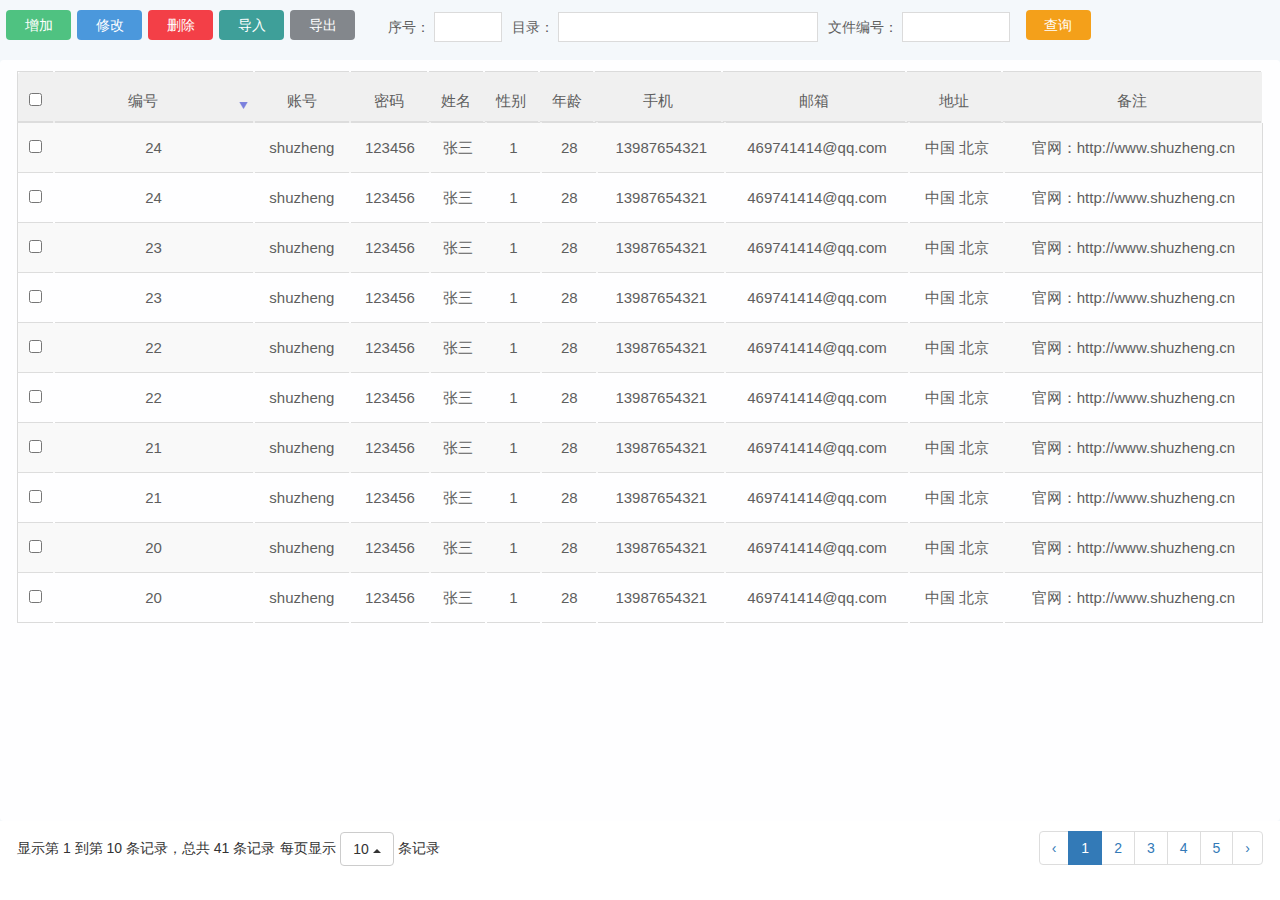
<file: query-page.html>
<!DOCTYPE html>
<html lang="en">
<head>
    <meta charset="UTF-8">
    <title>分页</title>
    <link rel="stylesheet" href="css/common.css">
    <link rel="stylesheet" href="css/bootstrap-table.min.css">
    <link rel="stylesheet" href="css/bootstrap.min.css">
    <link rel="stylesheet" href="css/jquery-confirm.min.css">
    <link rel="stylesheet" href="css/waves.min.css">
    <link rel="stylesheet" href="css/page.css">
    <script src="js/jquery.js"></script>
    <script src="js/common.js"></script>
    <script src="js/bootstrap.min.js"></script>
    <script src="js/bootstrap-table.min.js"></script>
    <script src="js/bootstrap-table-zh-CN.min.js"></script>
    <script src="js/jquery-confirm.min.js"></script>
    <script src="js/waves.min.js"></script>
</head>
<body>
<div id="main">
    <div id="toolbar">
        <div class="class-btn class-add" onclick="createAction()">增加</div>
        <div class="class-btn class-update" onclick="updateAction()">修改</div>
        <div class="class-btn class-del" onclick="deleteAction()">删除</div>
        <div class="class-btn class-to">导入</div>
        <div class="class-btn class-out">导出</div>
        <div class="class-input class-min">
            <span>序号：</span>
            <input type="text">
        </div>
        <div class="class-input class-max">
            <span>目录：</span>
            <input type="text">
        </div>
        <div class="class-input class-mid">
            <span>文件编号：</span>
            <input type="text">
        </div>
        <div class="class-btn class-select">查询</div>
    </div>
    <table id="table"></table>
</div>
<!-- 新增 -->
<div id="createDialog" class="crudDialog" hidden>
    <form>
        <div class="form-group">
            <label for="input1">标题</label>
            <input id="input1" type="text" class="form-control">
        </div>
        <div class="form-group">
            <label for="input2">名称</label>
            <input id="input2" type="text" class="form-control">
        </div>
        <div class="form-group">
            <label for="input3">根目录</label>
            <input id="input3" type="text" class="form-control">
        </div>
        <div class="form-group">
            <label for="input4">图标</label>
            <input id="input4" type="text" class="form-control">
        </div>
    </form>
</div>
</body>
</html>
<script>
    var $table = $('#table');
    $(function() {
        $(document).on('focus', 'input[type="text"]', function() {
            $(this).parent().find('label').addClass('active');
        }).on('blur', 'input[type="text"]', function() {
            if ($(this).val() == '') {
                $(this).parent().find('label').removeClass('active');
            }
        });
        var data=[
            {
                "id": 1,
                "username": "shuzheng",
                "password": "123456",
                "name": "张三",
                "sex": 1,
                "age": 28,
                "phone": 13987654321,
                "email": "469741414@qq.com",
                "address": "中国 北京",
                "remark": "官网：http://www.shuzheng.cn"
            },
            {
                "id": 2,
                "username": "shuzheng",
                "password": "123456",
                "name": "张三",
                "sex": 1,
                "age": 28,
                "phone": 13987654321,
                "email": "469741414@qq.com",
                "address": "中国 北京",
                "remark": "官网：http://www.shuzheng.cn"
            },
            {
                "id": 3,
                "username": "shuzheng",
                "password": "123456",
                "name": "张三",
                "sex": 1,
                "age": 28,
                "phone": 13987654321,
                "email": "469741414@qq.com",
                "address": "中国 北京",
                "remark": "官网：http://www.shuzheng.cn"
            },
            {
                "id": 4,
                "username": "shuzheng",
                "password": "123456",
                "name": "张三",
                "sex": 1,
                "age": 28,
                "phone": 13987654321,
                "email": "469741414@qq.com",
                "address": "中国 北京",
                "remark": "官网：http://www.shuzheng.cn"
            },
            {
                "id": 5,
                "username": "shuzheng",
                "password": "123456",
                "name": "张三",
                "sex": 1,
                "age": 28,
                "phone": 13987654321,
                "email": "469741414@qq.com",
                "address": "中国 北京",
                "remark": "官网：http://www.shuzheng.cn"
            },
            {
                "id": 6,
                "username": "shuzheng",
                "password": "123456",
                "name": "张三",
                "sex": 1,
                "age": 28,
                "phone": 13987654321,
                "email": "469741414@qq.com",
                "address": "中国 北京",
                "remark": "官网：http://www.shuzheng.cn"
            },
            {
                "id": 7,
                "username": "shuzheng",
                "password": "123456",
                "name": "张三",
                "sex": 1,
                "age": 28,
                "phone": 13987654321,
                "email": "469741414@qq.com",
                "address": "中国 北京",
                "remark": "官网：http://www.shuzheng.cn"
            },
            {
                "id": 8,
                "username": "shuzheng",
                "password": "123456",
                "name": "张三",
                "sex": 1,
                "age": 28,
                "phone": 13987654321,
                "email": "469741414@qq.com",
                "address": "中国 北京",
                "remark": "官网：http://www.shuzheng.cn"
            },
            {
                "id": 9,
                "username": "shuzheng",
                "password": "123456",
                "name": "张三",
                "sex": 1,
                "age": 28,
                "phone": 13987654321,
                "email": "469741414@qq.com",
                "address": "中国 北京",
                "remark": "官网：http://www.shuzheng.cn"
            },
            {
                "id": 10,
                "username": "shuzheng",
                "password": "123456",
                "name": "张三",
                "sex": 1,
                "age": 28,
                "phone": 13987654321,
                "email": "469741414@qq.com",
                "address": "中国 北京",
                "remark": "官网：http://www.shuzheng.cn"
            },
            {
                "id": 11,
                "username": "shuzheng",
                "password": "123456",
                "name": "张三",
                "sex": 1,
                "age": 28,
                "phone": 13987654321,
                "email": "469741414@qq.com",
                "address": "中国 北京",
                "remark": "官网：http://www.shuzheng.cn"
            },
            {
                "id": 12,
                "username": "shuzheng",
                "password": "123456",
                "name": "张三",
                "sex": 1,
                "age": 28,
                "phone": 13987654321,
                "email": "469741414@qq.com",
                "address": "中国 北京",
                "remark": "官网：http://www.shuzheng.cn"
            },
            {
                "id": 13,
                "username": "shuzheng",
                "password": "123456",
                "name": "张三",
                "sex": 1,
                "age": 28,
                "phone": 13987654321,
                "email": "469741414@qq.com",
                "address": "中国 北京",
                "remark": "官网：http://www.shuzheng.cn"
            },
            {
                "id": 14,
                "username": "shuzheng",
                "password": "123456",
                "name": "张三",
                "sex": 1,
                "age": 28,
                "phone": 13987654321,
                "email": "469741414@qq.com",
                "address": "中国 北京",
                "remark": "官网：http://www.shuzheng.cn"
            },
            {
                "id": 15,
                "username": "shuzheng",
                "password": "123456",
                "name": "张三",
                "sex": 1,
                "age": 28,
                "phone": 13987654321,
                "email": "469741414@qq.com",
                "address": "中国 北京",
                "remark": "官网：http://www.shuzheng.cn"
            },
            {
                "id": 16,
                "username": "shuzheng",
                "password": "123456",
                "name": "张三",
                "sex": 1,
                "age": 28,
                "phone": 13987654321,
                "email": "469741414@qq.com",
                "address": "中国 北京",
                "remark": "官网：http://www.shuzheng.cn"
            },
            {
                "id": 17,
                "username": "shuzheng",
                "password": "123456",
                "name": "张三",
                "sex": 1,
                "age": 28,
                "phone": 13987654321,
                "email": "469741414@qq.com",
                "address": "中国 北京",
                "remark": "官网：http://www.shuzheng.cn"
            },
            {
                "id": 18,
                "username": "shuzheng",
                "password": "123456",
                "name": "张三",
                "sex": 1,
                "age": 28,
                "phone": 13987654321,
                "email": "469741414@qq.com",
                "address": "中国 北京",
                "remark": "官网：http://www.shuzheng.cn"
            },
            {
                "id": 19,
                "username": "shuzheng",
                "password": "123456",
                "name": "张三",
                "sex": 1,
                "age": 28,
                "phone": 13987654321,
                "email": "469741414@qq.com",
                "address": "中国 北京",
                "remark": "官网：http://www.shuzheng.cn"
            },
            {
                "id": 20,
                "username": "shuzheng",
                "password": "123456",
                "name": "张三",
                "sex": 1,
                "age": 28,
                "phone": 13987654321,
                "email": "469741414@qq.com",
                "address": "中国 北京",
                "remark": "官网：http://www.shuzheng.cn"
            },
            {
                "id": 21,
                "username": "shuzheng",
                "password": "123456",
                "name": "张三",
                "sex": 1,
                "age": 28,
                "phone": 13987654321,
                "email": "469741414@qq.com",
                "address": "中国 北京",
                "remark": "官网：http://www.shuzheng.cn"
            },
            {
                "id": 22,
                "username": "shuzheng",
                "password": "123456",
                "name": "张三",
                "sex": 1,
                "age": 28,
                "phone": 13987654321,
                "email": "469741414@qq.com",
                "address": "中国 北京",
                "remark": "官网：http://www.shuzheng.cn"
            },
            {
                "id": 23,
                "username": "shuzheng",
                "password": "123456",
                "name": "张三",
                "sex": 1,
                "age": 28,
                "phone": 13987654321,
                "email": "469741414@qq.com",
                "address": "中国 北京",
                "remark": "官网：http://www.shuzheng.cn"
            },
            {
                "id":24,
                "username": "shuzheng",
                "password": "123456",
                "name": "张三",
                "sex": 1,
                "age": 28,
                "phone": 13987654321,
                "email": "469741414@qq.com",
                "address": "中国 北京",
                "remark": "官网：http://www.shuzheng.cn"
            },
            {
                "id": 8,
                "username": "shuzheng",
                "password": "123456",
                "name": "张三",
                "sex": 1,
                "age": 28,
                "phone": 13987654321,
                "email": "469741414@qq.com",
                "address": "中国 北京",
                "remark": "官网：http://www.shuzheng.cn"
            },
            {
                "id": 9,
                "username": "shuzheng",
                "password": "123456",
                "name": "张三",
                "sex": 1,
                "age": 28,
                "phone": 13987654321,
                "email": "469741414@qq.com",
                "address": "中国 北京",
                "remark": "官网：http://www.shuzheng.cn"
            },
            {
                "id": 10,
                "username": "shuzheng",
                "password": "123456",
                "name": "张三",
                "sex": 1,
                "age": 28,
                "phone": 13987654321,
                "email": "469741414@qq.com",
                "address": "中国 北京",
                "remark": "官网：http://www.shuzheng.cn"
            },
            {
                "id": 11,
                "username": "shuzheng",
                "password": "123456",
                "name": "张三",
                "sex": 1,
                "age": 28,
                "phone": 13987654321,
                "email": "469741414@qq.com",
                "address": "中国 北京",
                "remark": "官网：http://www.shuzheng.cn"
            },
            {
                "id": 12,
                "username": "shuzheng",
                "password": "123456",
                "name": "张三",
                "sex": 1,
                "age": 28,
                "phone": 13987654321,
                "email": "469741414@qq.com",
                "address": "中国 北京",
                "remark": "官网：http://www.shuzheng.cn"
            },
            {
                "id": 13,
                "username": "shuzheng",
                "password": "123456",
                "name": "张三",
                "sex": 1,
                "age": 28,
                "phone": 13987654321,
                "email": "469741414@qq.com",
                "address": "中国 北京",
                "remark": "官网：http://www.shuzheng.cn"
            },
            {
                "id": 14,
                "username": "shuzheng",
                "password": "123456",
                "name": "张三",
                "sex": 1,
                "age": 28,
                "phone": 13987654321,
                "email": "469741414@qq.com",
                "address": "中国 北京",
                "remark": "官网：http://www.shuzheng.cn"
            },
            {
                "id": 15,
                "username": "shuzheng",
                "password": "123456",
                "name": "张三",
                "sex": 1,
                "age": 28,
                "phone": 13987654321,
                "email": "469741414@qq.com",
                "address": "中国 北京",
                "remark": "官网：http://www.shuzheng.cn"
            },
            {
                "id": 16,
                "username": "shuzheng",
                "password": "123456",
                "name": "张三",
                "sex": 1,
                "age": 28,
                "phone": 13987654321,
                "email": "469741414@qq.com",
                "address": "中国 北京",
                "remark": "官网：http://www.shuzheng.cn"
            },
            {
                "id": 17,
                "username": "shuzheng",
                "password": "123456",
                "name": "张三",
                "sex": 1,
                "age": 28,
                "phone": 13987654321,
                "email": "469741414@qq.com",
                "address": "中国 北京",
                "remark": "官网：http://www.shuzheng.cn"
            },
            {
                "id": 18,
                "username": "shuzheng",
                "password": "123456",
                "name": "张三",
                "sex": 1,
                "age": 28,
                "phone": 13987654321,
                "email": "469741414@qq.com",
                "address": "中国 北京",
                "remark": "官网：http://www.shuzheng.cn"
            },
            {
                "id": 19,
                "username": "shuzheng",
                "password": "123456",
                "name": "张三",
                "sex": 1,
                "age": 28,
                "phone": 13987654321,
                "email": "469741414@qq.com",
                "address": "中国 北京",
                "remark": "官网：http://www.shuzheng.cn"
            },
            {
                "id": 20,
                "username": "shuzheng",
                "password": "123456",
                "name": "张三",
                "sex": 1,
                "age": 28,
                "phone": 13987654321,
                "email": "469741414@qq.com",
                "address": "中国 北京",
                "remark": "官网：http://www.shuzheng.cn"
            },
            {
                "id": 21,
                "username": "shuzheng",
                "password": "123456",
                "name": "张三",
                "sex": 1,
                "age": 28,
                "phone": 13987654321,
                "email": "469741414@qq.com",
                "address": "中国 北京",
                "remark": "官网：http://www.shuzheng.cn"
            },
            {
                "id": 22,
                "username": "shuzheng",
                "password": "123456",
                "name": "张三",
                "sex": 1,
                "age": 28,
                "phone": 13987654321,
                "email": "469741414@qq.com",
                "address": "中国 北京",
                "remark": "官网：http://www.shuzheng.cn"
            },
            {
                "id": 23,
                "username": "shuzheng",
                "password": "123456",
                "name": "张三",
                "sex": 1,
                "age": 28,
                "phone": 13987654321,
                "email": "469741414@qq.com",
                "address": "中国 北京",
                "remark": "官网：http://www.shuzheng.cn"
            },
            {
                "id":24,
                "username": "shuzheng",
                "password": "123456",
                "name": "张三",
                "sex": 1,
                "age": 28,
                "phone": 13987654321,
                "email": "469741414@qq.com",
                "address": "中国 北京",
                "remark": "官网：http://www.shuzheng.cn"
            }
        ];
        // bootstrap table初始化
        // http://bootstrap-table.wenzhixin.net.cn/zh-cn/documentation/
        $table.bootstrapTable({
            //url: 'data/data1.json',
            data:data,
            height: getHeight(),
            striped: true,
//            search: true,
//            searchOnEnterKey: true,
//            showRefresh: true,
//            showToggle: true,
//            showColumns: true,
            minimumCountColumns: 2,
//            showPaginationSwitch: true,
//            showRefresh:true,
            clickToSelect: true,
            detailView: false,
            detailFormatter: 'detailFormatter',
            pagination: true,
            paginationLoop: false,
            classes: 'table table-hover table-no-bordered',
            //sidePagination: 'server',
            //silentSort: false,
            smartDisplay: false,
            idField: 'id',
            sortName: 'id',
            sortOrder: 'desc',
            escape: true,
            searchOnEnterKey: true,
            idField: 'systemId',
            maintainSelected: true,
            toolbar: '#toolbar',
            onClickRow:function (row,$element,field) {
                //单击触发 row:会获取到这行的信息;$element:标签;field:字段名
                //console.log(field)
            },
            columns: [
                {field: 'state', checkbox: true},
                {field: 'id', title: '编号', sortable: true, halign: 'center',align:"center",width:200},
                {field: 'username', title: '账号', halign: 'center',align:"center"},
                {field: 'password', title: '密码', halign: 'center',align:"center"},
                {field: 'name', title: '姓名', halign: 'center',align:"center"},
                {field: 'sex', title: '性别', halign: 'center',align:"center"},
                {field: 'age', title: '年龄', halign: 'center',align:"center"},
                {field: 'phone', title: '手机', halign: 'center',align:"center"},
                {field: 'email', title: '邮箱', shalign: 'center',align:"center"},
                {field: 'address', title: '地址',halign: 'center',align:"center"},
                {field: 'remark', title: '备注',halign: 'center',align:"center"},
//                {field: 'action', title: '操作', halign: 'center', align: 'center', formatter: 'actionFormatter', events: 'actionEvents', clickToSelect: false}
            ]
        }).on('all.bs.table', function (e, name, args) {
            $('[data-toggle="tooltip"]').tooltip();
            $('[data-toggle="popover"]').popover();
        });
    });
    function actionFormatter(value, row, index) {
        return [
            '<a class="like" href="javascript:void(0)" data-toggle="tooltip" title="Like"><i class="glyphicon glyphicon-heart"></i></a>　',
            '<a class="edit ml10" href="javascript:void(0)" data-toggle="tooltip" title="Edit"><i class="glyphicon glyphicon-edit"></i></a>　',
            '<a class="remove ml10" href="javascript:void(0)" data-toggle="tooltip" title="Remove"><i class="glyphicon glyphicon-remove"></i></a>'
        ].join('');
    }

    window.actionEvents = {
        'click .like': function (e, value, row, index) {
            alert('You click like icon, row: ' + JSON.stringify(row));
            console.log(value, row, index);
        },
        'click .edit': function (e, value, row, index) {
            alert('You click edit icon, row: ' + JSON.stringify(row));
            console.log(value, row, index);
        },
        'click .remove': function (e, value, row, index) {
            alert('You click remove icon, row: ' + JSON.stringify(row));
            console.log(value, row, index);
        }
    };
    function detailFormatter(index, row) {
        var html = [];
        $.each(row, function (key, value) {
            html.push('<p><b>' + key + ':</b> ' + value + '</p>');
        });
        return html.join('');
    }
    // 新增
    function createAction() {
        $.confirm({
            type: 'dark',
            animationSpeed: 300,
            title: '新增系统',
            content: $('#createDialog').html(),
            buttons: {
                confirm: {
                    text: '确认',
                    btnClass: 'waves-effect waves-button',
                    action: function () {
                        $.alert('确认');
                    }
                },
                cancel: {
                    text: '取消',
                    btnClass: 'waves-effect waves-button'
                }
            }
        });
    }
    // 编辑
    function updateAction() {
        var rows = $table.bootstrapTable('getSelections');
        if (rows.length == 0) {
            $.confirm({
                title: false,
                content: '请至少选择一条记录！',
                autoClose: 'cancel|3000',
                backgroundDismiss: true,
                buttons: {
                    cancel: {
                        text: '取消',
                        btnClass: 'waves-effect waves-button'
                    }
                }
            });
        } else {
            $.confirm({
                type: 'blue',
                animationSpeed: 300,
                title: '编辑系统',
                content: $('#createDialog').html(),
                buttons: {
                    confirm: {
                        text: '确认',
                        btnClass: 'waves-effect waves-button',
                        action: function () {
                            $.alert('确认');
                        }
                    },
                    cancel: {
                        text: '取消',
                        btnClass: 'waves-effect waves-button'
                    }
                }
            });
        }
    }
    // 删除
    function deleteAction() {
        var rows = $table.bootstrapTable('getSelections');
        if (rows.length == 0) {
            $.confirm({
                title: false,
                content: '请至少选择一条记录！',
                autoClose: 'cancel|3000',
                backgroundDismiss: true,
                buttons: {
                    cancel: {
                        text: '取消',
                        btnClass: 'waves-effect waves-button'
                    }
                }
            });
        } else {
            $.confirm({
                type: 'red',
                animationSpeed: 300,
                title: false,
                content: '确认删除该系统吗？',
                buttons: {
                    confirm: {
                        text: '确认',
                        btnClass: 'waves-effect waves-button',
                        action: function () {
                            var ids = new Array();
                            for (var i in rows) {
                                ids.push(rows[i].systemId);
                            }
                            $.alert('删除：id=' + ids.join("-"));
                        }
                    },
                    cancel: {
                        text: '取消',
                        btnClass: 'waves-effect waves-button'
                    }
                }
            });
        }
    }
</script>
</file>
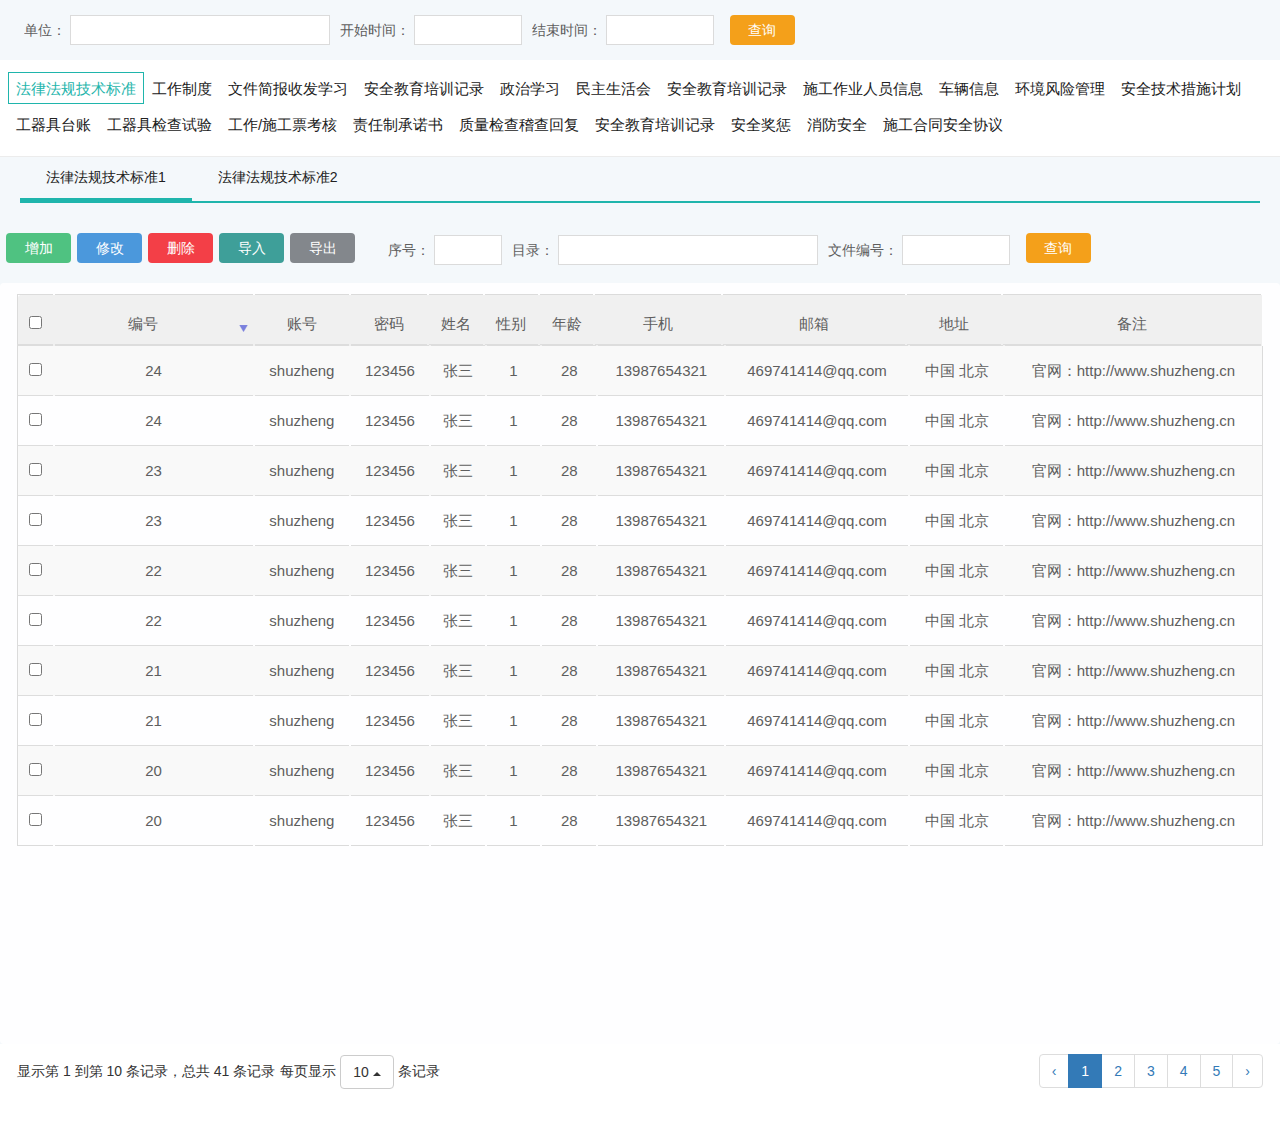
<file: query.html>
<!DOCTYPE html>
<html lang="en">
<head>
    <meta charset="UTF-8">
    <title>综合查询</title>
    <link rel="stylesheet" href="css/common.css">
    <link rel="stylesheet" href="css/class-construction.css">
    <link rel="stylesheet" href="css/bootstrap-table.min.css">
    <link rel="stylesheet" href="css/bootstrap.min.css">
    <link rel="stylesheet" href="css/jquery-confirm.min.css">
    <link rel="stylesheet" href="css/waves.min.css">
    <link rel="stylesheet" href="css/page.css">
    <link rel="stylesheet" href="css/query.css">
    <script src="js/jquery.js"></script>
    <script src="js/common.js"></script>
    <script src="js/bootstrap.min.js"></script>
    <script src="js/bootstrap-table.min.js"></script>
    <script src="js/bootstrap-table-zh-CN.min.js"></script>
    <script src="js/jquery-confirm.min.js"></script>
    <script src="js/waves.min.js"></script>
    <script src="js/class-construction.js"></script>
</head>
<body>
    <div class="query-check">
        <div class="class-input class-max">
            <span>单位：</span>
            <input type="text">
        </div>
        <div class="class-input class-mid">
            <span>开始时间：</span>
            <input type="text">
        </div>
        <div class="class-input class-mid">
            <span>结束时间：</span>
            <input type="text">
        </div>
        <div class="class-btn class-select">查询</div>
    </div>

    <div class="class-con">
        <div class="class-list">
            <a href="javascript:;" class="class-list-active" title="法律法规技术标准">
                法律法规技术标准
                <div tablename="法律法规技术标准1" ahref="page.html"></div>
                <div tablename="法律法规技术标准2" ahref="page.html"></div>
            </a>
            <a href="javascript:;" title="工作制度">
                工作制度
                <div tablename="工作制度1" ahref="page.html"></div>
                <div tablename="工作制度2" ahref="page.html"></div>
                <div tablename="工作制度3" ahref="page.html"></div>
            </a>
            <a href="javascript:;" title="文件简报收发学习">
                文件简报收发学习
                <div tablename="文件简报收发学习" ahref="page.html"></div>
            </a>
            <a href="javascript:;" title="安全教育培训记录">
                安全教育培训记录
                <div tablename="安全教育培训记录1" ahref="page.html"></div>
                <div tablename="安全教育培训记录2" ahref="page.html"></div>
            </a>
            <a href="javascript:;" title=政治学习">
                政治学习
                <div tablename="政治学习" ahref="page.html"></div>
            </a>
            <a href="javascript:;" title="民主生活会">
                民主生活会
                <div tablename="民主生活会1" ahref="page.html"></div>
                <div tablename="民主生活会2" ahref="page.html"></div>
                <div tablename="民主生活会3" ahref="page.html"></div>
            </a>
            <a href="javascript:;" title="安全教育培训记录">
                安全教育培训记录
                <div tablename="安全教育培训记录1" ahref="page.html"></div>
                <div tablename="安全教育培训记录2" ahref="page.html"></div>
            </a>
            <a href="javascript:;" title="施工作业人员信息">
                施工作业人员信息
                <div tablename="政治学习" ahref="page.html"></div>
            </a>
            <a href="javascript:;" title="车辆信息">
                车辆信息
                <div tablename="安全教育培训记录1" ahref="page.html"></div>
                <div tablename="安全教育培训记录2" ahref="page.html"></div>
            </a>
            <a href="javascript:;" title="环境风险管理">
                环境风险管理
                <div tablename="政治学习" ahref="page.html"></div>
            </a>
            <a href="javascript:;" title="安全技术措施计划">
                安全技术措施计划
                <div tablename="安全教育培训记录1" ahref="page.html"></div>
                <div tablename="安全教育培训记录2" ahref="page.html"></div>
            </a>
            <a href="javascript:;" title="工器具台账">
                工器具台账
                <div tablename="政治学习" ahref="page.html"></div>
            </a>
            <a href="javascript:;" title="工器具检查试验">
                工器具检查试验
                <div tablename="安全教育培训记录1" ahref="page.html"></div>
                <div tablename="安全教育培训记录2" ahref="page.html"></div>
            </a>
            <a href="javascript:;" title="工作/施工票考核">
                工作/施工票考核
                <div tablename="政治学习" ahref="page.html"></div>
            </a>
            <a href="javascript:;" title="责任制承诺书">
                责任制承诺书
                <div tablename="安全教育培训记录1" ahref="page.html"></div>
                <div tablename="安全教育培训记录2" ahref="page.html"></div>
            </a>
            <a href="javascript:;" title="质量检查稽查回复">
                质量检查稽查回复
                <div tablename="政治学习" ahref="page.html"></div>
            </a>
            <a href="javascript:;" title="安全教育培训记录">
                安全教育培训记录
                <div tablename="安全教育培训记录1" ahref="page.html"></div>
                <div tablename="安全教育培训记录2" ahref="page.html"></div>
            </a>
            <a href="javascript:;" title="安全奖惩">
                安全奖惩
                <div tablename="政治学习" ahref="page.html"></div>
            </a>
            <a href="javascript:;" title="消防安全">
                消防安全
                <div tablename="安全教育培训记录1" ahref="page.html"></div>
                <div tablename="安全教育培训记录2" ahref="page.html"></div>
            </a>
            <a href="javascript:;" title="施工合同安全协议">
                施工合同安全协议
                <div tablename="政治学习" ahref="page.html"></div>
            </a>
        </div>
        <div class="class-bottom">
            <div class="class-bottom-con">
                <ul class="class-mid-list">
                   
                </ul>
            </div>
        </div>
        <iframe src="page.html" frameborder="0" name="page" width="100%" height="100%"></iframe>
    </div>
</body>
</html>
</file>
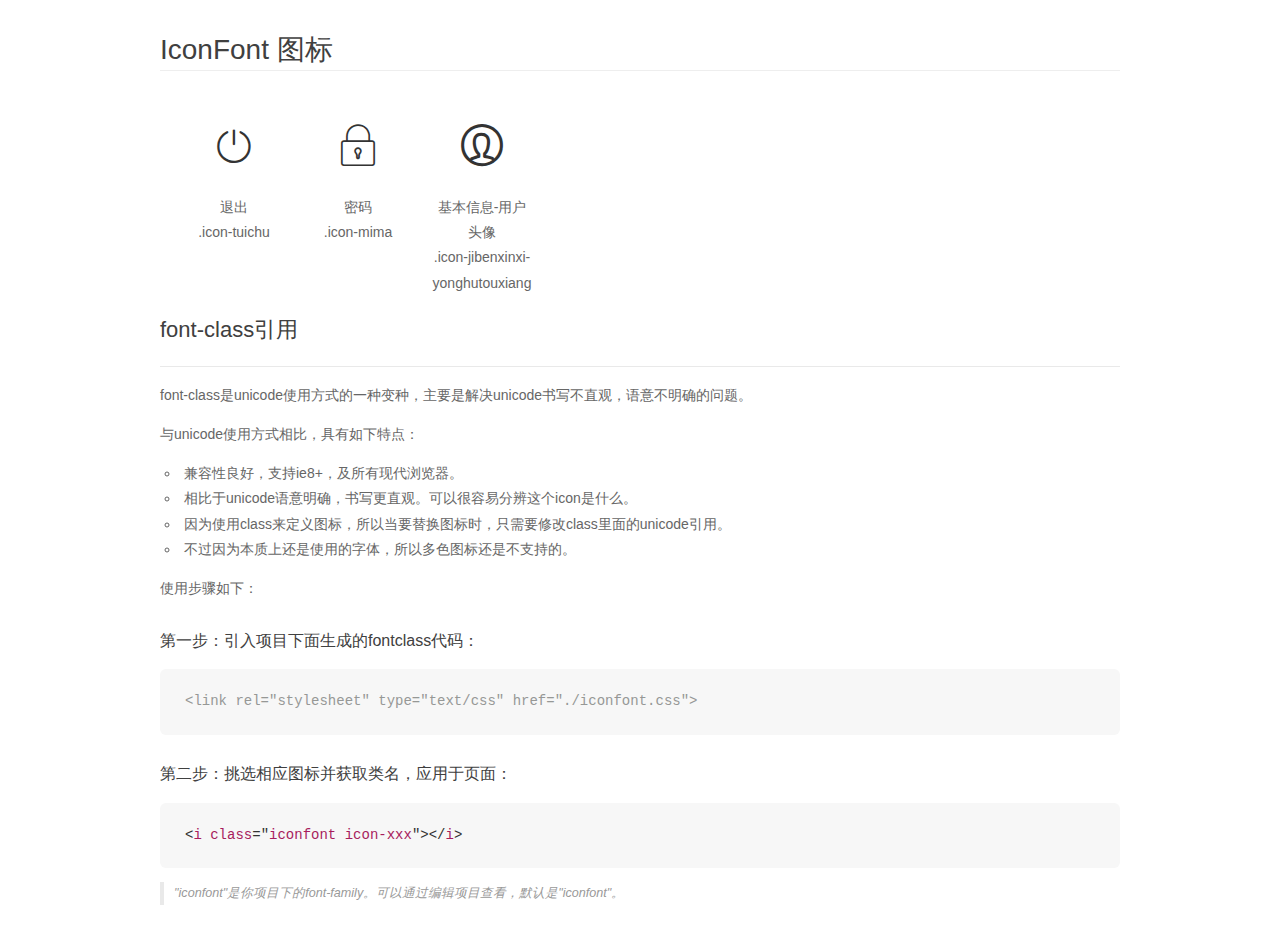
<file: fonts/demo_fontclass.html>
<!DOCTYPE html>
<html>
<head>
    <meta charset="utf-8"/>
    <title>IconFont</title>
    <link rel="stylesheet" href="demo.css">
    <link rel="stylesheet" href="iconfont.css">
</head>
<body>
    <div class="main markdown">
        <h1>IconFont 图标</h1>
        <ul class="icon_lists clear">
            
                <li>
                <i class="icon iconfont icon-tuichu"></i>
                    <div class="name">退出</div>
                    <div class="fontclass">.icon-tuichu</div>
                </li>
            
                <li>
                <i class="icon iconfont icon-mima"></i>
                    <div class="name">密码</div>
                    <div class="fontclass">.icon-mima</div>
                </li>
            
                <li>
                <i class="icon iconfont icon-jibenxinxi-yonghutouxiang"></i>
                    <div class="name">基本信息-用户头像</div>
                    <div class="fontclass">.icon-jibenxinxi-yonghutouxiang</div>
                </li>
            
        </ul>

        <h2 id="font-class-">font-class引用</h2>
        <hr>

        <p>font-class是unicode使用方式的一种变种，主要是解决unicode书写不直观，语意不明确的问题。</p>
        <p>与unicode使用方式相比，具有如下特点：</p>
        <ul>
        <li>兼容性良好，支持ie8+，及所有现代浏览器。</li>
        <li>相比于unicode语意明确，书写更直观。可以很容易分辨这个icon是什么。</li>
        <li>因为使用class来定义图标，所以当要替换图标时，只需要修改class里面的unicode引用。</li>
        <li>不过因为本质上还是使用的字体，所以多色图标还是不支持的。</li>
        </ul>
        <p>使用步骤如下：</p>
        <h3 id="-fontclass-">第一步：引入项目下面生成的fontclass代码：</h3>


        <pre><code class="lang-js hljs javascript"><span class="hljs-comment">&lt;link rel="stylesheet" type="text/css" href="./iconfont.css"&gt;</span></code></pre>
        <h3 id="-">第二步：挑选相应图标并获取类名，应用于页面：</h3>
        <pre><code class="lang-css hljs">&lt;<span class="hljs-selector-tag">i</span> <span class="hljs-selector-tag">class</span>="<span class="hljs-selector-tag">iconfont</span> <span class="hljs-selector-tag">icon-xxx</span>"&gt;&lt;/<span class="hljs-selector-tag">i</span>&gt;</code></pre>
        <blockquote>
        <p>"iconfont"是你项目下的font-family。可以通过编辑项目查看，默认是"iconfont"。</p>
        </blockquote>
    </div>
</body>
</html>
</file>
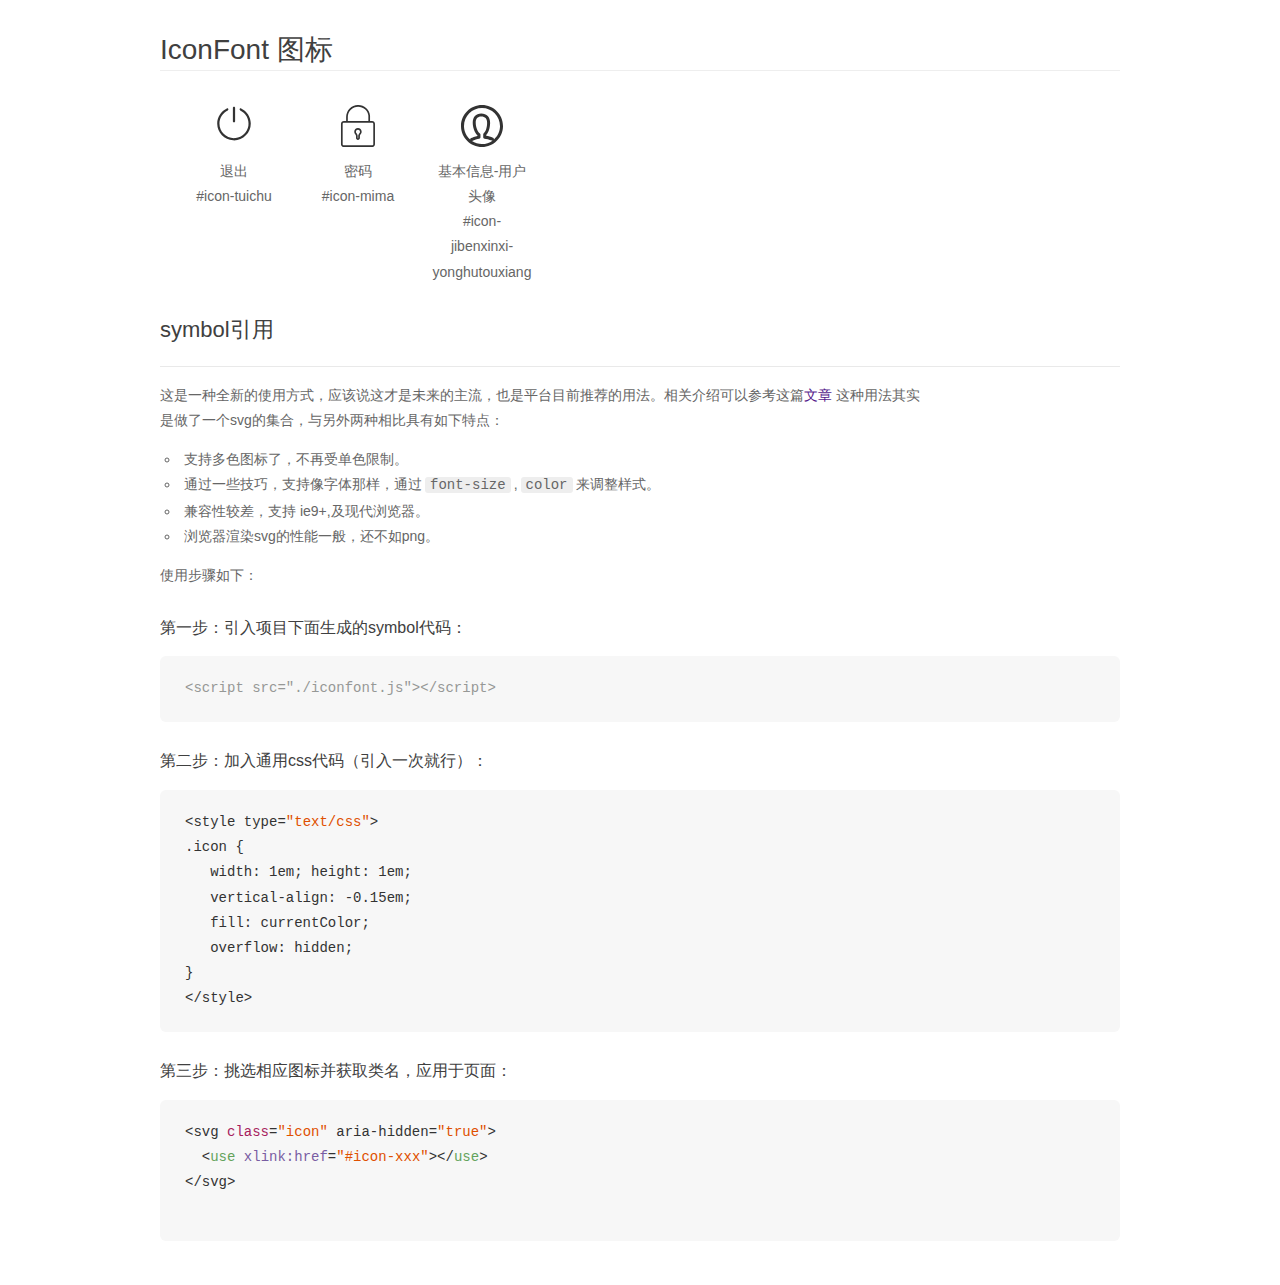
<file: fonts/demo_symbol.html>
<!DOCTYPE html>
<html>
<head>
    <meta charset="utf-8"/>
    <title>IconFont</title>
    <link rel="stylesheet" href="demo.css">
    <script src="iconfont.js"></script>

    <style type="text/css">
        .icon {
          /* 通过设置 font-size 来改变图标大小 */
          width: 1em; height: 1em;
          /* 图标和文字相邻时，垂直对齐 */
          vertical-align: -0.15em;
          /* 通过设置 color 来改变 SVG 的颜色/fill */
          fill: currentColor;
          /* path 和 stroke 溢出 viewBox 部分在 IE 下会显示
             normalize.css 中也包含这行 */
          overflow: hidden;
        }

    </style>
</head>
<body>
    <div class="main markdown">
        <h1>IconFont 图标</h1>
        <ul class="icon_lists clear">
            
                <li>
                    <svg class="icon" aria-hidden="true">
                        <use xlink:href="#icon-tuichu"></use>
                    </svg>
                    <div class="name">退出</div>
                    <div class="fontclass">#icon-tuichu</div>
                </li>
            
                <li>
                    <svg class="icon" aria-hidden="true">
                        <use xlink:href="#icon-mima"></use>
                    </svg>
                    <div class="name">密码</div>
                    <div class="fontclass">#icon-mima</div>
                </li>
            
                <li>
                    <svg class="icon" aria-hidden="true">
                        <use xlink:href="#icon-jibenxinxi-yonghutouxiang"></use>
                    </svg>
                    <div class="name">基本信息-用户头像</div>
                    <div class="fontclass">#icon-jibenxinxi-yonghutouxiang</div>
                </li>
            
        </ul>


        <h2 id="symbol-">symbol引用</h2>
        <hr>

        <p>这是一种全新的使用方式，应该说这才是未来的主流，也是平台目前推荐的用法。相关介绍可以参考这篇<a href="">文章</a>
        这种用法其实是做了一个svg的集合，与另外两种相比具有如下特点：</p>
        <ul>
          <li>支持多色图标了，不再受单色限制。</li>
          <li>通过一些技巧，支持像字体那样，通过<code>font-size</code>,<code>color</code>来调整样式。</li>
          <li>兼容性较差，支持 ie9+,及现代浏览器。</li>
          <li>浏览器渲染svg的性能一般，还不如png。</li>
        </ul>
        <p>使用步骤如下：</p>
        <h3 id="-symbol-">第一步：引入项目下面生成的symbol代码：</h3>
        <pre><code class="lang-js hljs javascript"><span class="hljs-comment">&lt;script src="./iconfont.js"&gt;&lt;/script&gt;</span></code></pre>
        <h3 id="-css-">第二步：加入通用css代码（引入一次就行）：</h3>
        <pre><code class="lang-js hljs javascript">&lt;style type=<span class="hljs-string">"text/css"</span>&gt;
.icon {
   width: <span class="hljs-number">1</span>em; height: <span class="hljs-number">1</span>em;
   vertical-align: <span class="hljs-number">-0.15</span>em;
   fill: currentColor;
   overflow: hidden;
}
&lt;<span class="hljs-regexp">/style&gt;</span></code></pre>
        <h3 id="-">第三步：挑选相应图标并获取类名，应用于页面：</h3>
        <pre><code class="lang-js hljs javascript">&lt;svg <span class="hljs-class"><span class="hljs-keyword">class</span></span>=<span class="hljs-string">"icon"</span> aria-hidden=<span class="hljs-string">"true"</span>&gt;<span class="xml"><span class="hljs-tag">
  &lt;<span class="hljs-name">use</span> <span class="hljs-attr">xlink:href</span>=<span class="hljs-string">"#icon-xxx"</span>&gt;</span><span class="hljs-tag">&lt;/<span class="hljs-name">use</span>&gt;</span>
</span>&lt;<span class="hljs-regexp">/svg&gt;
        </span></code></pre>
    </div>
</body>
</html>
</file>
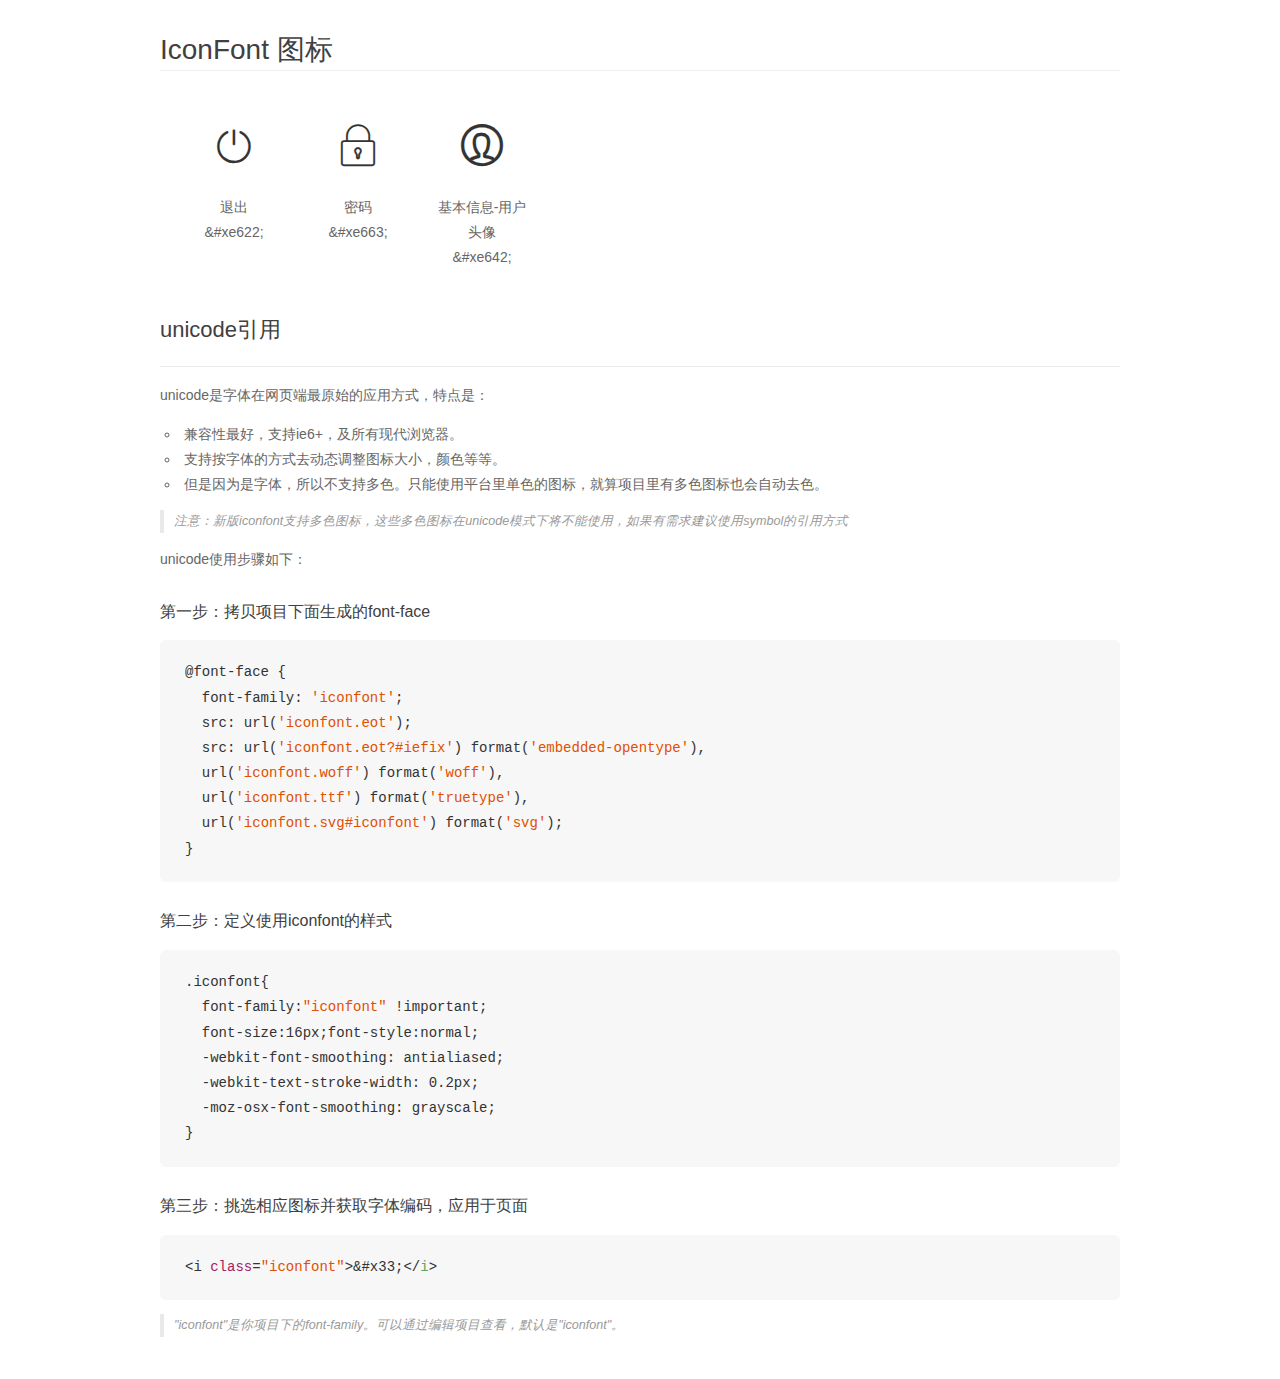
<file: fonts/demo_unicode.html>
<!DOCTYPE html>
<html>
<head>
    <meta charset="utf-8"/>
    <title>IconFont</title>
    <link rel="stylesheet" href="demo.css">

    <style type="text/css">

        @font-face {font-family: "iconfont";
          src: url('iconfont.eot'); /* IE9*/
          src: url('iconfont.eot#iefix') format('embedded-opentype'), /* IE6-IE8 */
          url('iconfont.woff') format('woff'), /* chrome, firefox */
          url('iconfont.ttf') format('truetype'), /* chrome, firefox, opera, Safari, Android, iOS 4.2+*/
          url('iconfont.svg#iconfont') format('svg'); /* iOS 4.1- */
        }

        .iconfont {
          font-family:"iconfont" !important;
          font-size:16px;
          font-style:normal;
          -webkit-font-smoothing: antialiased;
          -webkit-text-stroke-width: 0.2px;
          -moz-osx-font-smoothing: grayscale;
        }

    </style>
</head>
<body>
    <div class="main markdown">
        <h1>IconFont 图标</h1>
        <ul class="icon_lists clear">
            
                <li>
                <i class="icon iconfont">&#xe622;</i>
                    <div class="name">退出</div>
                    <div class="code">&amp;#xe622;</div>
                </li>
            
                <li>
                <i class="icon iconfont">&#xe663;</i>
                    <div class="name">密码</div>
                    <div class="code">&amp;#xe663;</div>
                </li>
            
                <li>
                <i class="icon iconfont">&#xe642;</i>
                    <div class="name">基本信息-用户头像</div>
                    <div class="code">&amp;#xe642;</div>
                </li>
            
        </ul>
        <h2 id="unicode-">unicode引用</h2>
        <hr>

        <p>unicode是字体在网页端最原始的应用方式，特点是：</p>
        <ul>
        <li>兼容性最好，支持ie6+，及所有现代浏览器。</li>
        <li>支持按字体的方式去动态调整图标大小，颜色等等。</li>
        <li>但是因为是字体，所以不支持多色。只能使用平台里单色的图标，就算项目里有多色图标也会自动去色。</li>
        </ul>
        <blockquote>
        <p>注意：新版iconfont支持多色图标，这些多色图标在unicode模式下将不能使用，如果有需求建议使用symbol的引用方式</p>
        </blockquote>
        <p>unicode使用步骤如下：</p>
        <h3 id="-font-face">第一步：拷贝项目下面生成的font-face</h3>
        <pre><code class="lang-js hljs javascript">@font-face {
  font-family: <span class="hljs-string">'iconfont'</span>;
  src: url(<span class="hljs-string">'iconfont.eot'</span>);
  src: url(<span class="hljs-string">'iconfont.eot?#iefix'</span>) format(<span class="hljs-string">'embedded-opentype'</span>),
  url(<span class="hljs-string">'iconfont.woff'</span>) format(<span class="hljs-string">'woff'</span>),
  url(<span class="hljs-string">'iconfont.ttf'</span>) format(<span class="hljs-string">'truetype'</span>),
  url(<span class="hljs-string">'iconfont.svg#iconfont'</span>) format(<span class="hljs-string">'svg'</span>);
}
</code></pre>
        <h3 id="-iconfont-">第二步：定义使用iconfont的样式</h3>
        <pre><code class="lang-js hljs javascript">.iconfont{
  font-family:<span class="hljs-string">"iconfont"</span> !important;
  font-size:<span class="hljs-number">16</span>px;font-style:normal;
  -webkit-font-smoothing: antialiased;
  -webkit-text-stroke-width: <span class="hljs-number">0.2</span>px;
  -moz-osx-font-smoothing: grayscale;
}
</code></pre>
        <h3 id="-">第三步：挑选相应图标并获取字体编码，应用于页面</h3>
        <pre><code class="lang-js hljs javascript">&lt;i <span class="hljs-class"><span class="hljs-keyword">class</span></span>=<span class="hljs-string">"iconfont"</span>&gt;&amp;#x33;<span class="xml"><span class="hljs-tag">&lt;/<span class="hljs-name">i</span>&gt;</span></span></code></pre>

        <blockquote>
        <p>"iconfont"是你项目下的font-family。可以通过编辑项目查看，默认是"iconfont"。</p>
        </blockquote>
    </div>


</body>
</html>
</file>
<file: css/common.css>
*{
    padding: 0;
    margin: 0;
    list-style: none;
    border: none;
    box-sizing: border-box;
}
h1,h2,h3,h4,h5,h6,h7{
    font-weight: normal;
}
a{
    color: #000;
    text-decoration: none;
}
a:hover{
    text-decoration: none;
}

/*字体图标*/
@font-face {
    font-family: 'iconfont';
    src: url('../fonts/iconfont.eot');
    src: url('../fonts/iconfont.eot?#iefix') format('embedded-opentype'),
    url('../fonts/iconfont.woff') format('woff'),
    url('../fonts/iconfont.ttf') format('truetype'),
    url('../fonts/iconfont.svg#iconfont') format('svg');
}
.iconfont{
    font-family: "iconfont";
}
</file>
<file: css/index.css>
body,html{
    width: 100%;
    height: 100%;
    overflow: hidden;
}
/*头部*/
header{
    width: 100%;
    height:76px;
    background: #1fb5ac;
    float: left;
    /*overflow: hidden;*/
    /*display: flex;*/
    /*justify-content: space-around;*/
    /*flex-wrap: nowrap;*/
}
header:after{
    display: block;
    content: "";
    clear: both;
    width: 100%;
    height: 0;
}
header img{
    height: 100%;
    float: left;
}
header .nav{
    float: left;
    height: 100%;
    margin-left: 10px;
    padding-top: 21px;
}
header .nav li{
    text-align: center;
    float: left;
    width: 106px;
    height: 34px;
    line-height: 34px;
    cursor: pointer;
    color: #fff;
    font-size: 18px;
}
header .nav li a{
    color: #fff;
}
header .nav li a{
    display: block;
    width: 100%;
    height: 100%;
}
.first{
    background: #3e9f99;
    border-radius: 4px;
}
/*欢迎登录*/
header .welcome{
    width: 240px;
    padding-left: 16px;
    height: 100%;
    float: right;
    padding-top: 22px;
    cursor: pointer;
    position: relative;
    margin-right: 40px;
}
header .welcome:hover{
    background: #55c7c0;
}
.wel-img-box{
    width:34px;
    height: 34px;
    border-radius: 50%;
    float: left;
    overflow: hidden;
    margin-right: 10px;
}
.wel-img-box img{
    width: 100%;
}
.welcome p{
    float: left;
    font-size:13px;
    color: #fff;
    line-height: 38px;
}
.welcome:hover .wel-down{
    display: block;
}
/*下拉信息*/
.wel-down{
    width: 100%;
    position: absolute;
    top:76px;
    left: 0;
    z-index: 888;
    border: 1px solid #ddd;
    display: none;
}
.wel-down a{
    display: block;
    width: 100%;
    height: 30px;
    background: #fff;
    font-size: 15px;
    line-height: 30px;
    padding-left: 22px;
    color: #333333;
}
.wel-down a span{
    font-size: 16px;
    color: #333333;
    margin-right: 20px;
}

.wel-down a:hover{
    background: #fbfbfb;
    color: #55c7c0;
}
.wel-down a:hover span{
    color: #55c7c0;
}


/*身体*/
.body-box{
    width: 100%;
    height: 89%;
    overflow: hidden;
    float: left;
}
.body-box:after{
    display: block;
    content: "";
    clear: both;
    width: 100%;
    height: 0;
}
/*左部导航*/
.body-left{
    width: 13%;
    height: 100%;
    background: #313541;
    float: left;
    display: none;
}
.body-left > li{
    display: none;
    cursor: pointer;
}

.body-left > li.active{
    display: block;
}
.type>div>div{
    display: none;
}
.click{
    display: block;
    width: 100%;
    height: 68px;
    line-height: 68px;
    text-align: center;
}
/*小三角*/
.triangle{
    width: 0;
    border: 6px solid rgba(0,0,0,0);
    border-left:6px solid #555e6b;
    display: inline-block;
}
.click span{
    color:#555e6b ;
    font-size: 18px;
}
/*下拉*/
.down a{
    display: block;
    width: 100%;
    height:34px;
    line-height:34px;
    padding-left: 50px;
    font-size: 15px;
    background: #343946;
    color: #999BA1;
    border-left: 2px solid #343946;
}
.type>a{
    display: block;
    width: 100%;
    height: 68px;
    line-height: 68px;
    padding-left: 50px;
    color:#555e6b;
    font-size: 18px;
    border-left: 2px solid #343946;
}
/*点击效果*/
.click-active{
    background: #2c2f36;
}
.click-active .triangle{
    /*transition:transform 0.5s linear;*/
    transform: rotateZ(90deg);
    border-left:8px solid #1fb5ac;
    margin-bottom: -3px;
}
.click-active span{
    color: #1FB5AC;
}

.down-active{
    background:#313541!important;
    color: #fff!important;
    border-left: 3px solid #1fb5ac!important;
}
.other-active{
    background: #2c2f36;
    color: #fff!important;
}

/*右部*/
.body-right{
    width: 100%;
    height: 100%;
    float: left;
    /*overflow: hidden;*/
}
.body-right:after{
    display: block;
    content: "";
    clear: both;
    width: 100%;
    height: 0;
}
/*路径面包屑*/
.path-view{
    width: 100%;
    height:56px;
    line-height: 56px;
    padding-left:20px;
    font-size: 16px;
    border-bottom: 1px solid #ececec;
    display: none;
}
.path-view span{
    color: #1fb5ac;
}

/*退出登录 弹框*/
.logout{
    width: 100%;
    height: 100%;
    background: rgba(0,0,0,0.1);
    position: absolute;
    left: 0;
    top: 0;
    display: none;
}
#logout{
    width: 350px;
    height: 188px;
    background: #fff;
    position: absolute;
    left: 0;
    right: 0;
    bottom: 0;
    top: 0;
    margin: auto;
    box-shadow: 0 0 3px 1px #ccc;
}
#logout .ltitle{
    width: 100%;
    height: 46px;
    background: #f0f0f0;
    padding-left: 18px;
    line-height: 46px;
    font-size: 16px;
    color: #333333;
}
#logout .lcon{
    width: 100%;
    height: 96px;
    overflow: hidden;
}
#logout .lcon img{
    width: 62px;
    margin-top: 17px;
    float: left;
    margin-left: 54px;
    margin-right: 20px;
}
#logout .lcon p{
    float: left;
    margin-top: 32px;
    font-size:20px;
    color: #333333;
}
.lbtn{
    width: 60px;
    height: 30px;
    border-radius: 2px;
    background:#eb6120 ;
    text-align: center;
    line-height: 30px;
    color: #fff;
    font-size: 16px;
    position: absolute;
    right: 36px;
    bottom: 16px;
    cursor: pointer;
}
</file>
<file: css/common-two.css>
body, html {
    height: 100%;
    position: relative;
    font-family: 'Microsoft yahei';
    font-size: 13px;
    font-weight: 400;
}

img {
    vertical-align: middle;
}

a, a:hover, a:active, a:focus {
    text-decoration: none;
    -webkit-user-drag: none;
    outline: none;
    color: #000;
}

a i {
    font-size: 13px;
}

#main {
    padding: 10px 20px;
}

/* 数据表格 */
body {
    font-size: 12px;
}

.table i {
    font-size: 12px;
    color: #000;
}

.bootstrap-table .table > thead > tr > th {
    border-bottom: none;
}

.bootstrap-table .table:not(.table-condensed), .bootstrap-table .table:not(.table-condensed) > tbody > tr > td, .bootstrap-table .table:not(.table-condensed) > tbody > tr > th, .bootstrap-table .table:not(.table-condensed) > tfoot > tr > td, .bootstrap-table .table:not(.table-condensed) > tfoot > tr > th, .bootstrap-table .table:not(.table-condensed) > thead > tr > td {
    padding: 12px 8px;
}

/* 分页 */
.pagination > .active > a, .pagination > .active > span, .pagination > .active > a:hover, .pagination > .active > span:hover, .pagination > .active > a:focus, .pagination > .active > span:focus {
    background: #f5f5f5;
    color: #000;
    border-color: #7d7d7d;
}

.pagination > li > a, .pagination > li > span {
    color: #000;
}

.dropdown-menu > .active > a, .dropdown-menu > .active > a:hover, .dropdown-menu > .active > a:focus {
    background-color: #999;
}

/* bootstrap */
.jconfirm .jconfirm-box .jconfirm-buttons button {
    -webkit-border-radius: 0;
    border-radius: 0;
}

.btn:active {
    -webkit-box-shadow: none;
    box-shadow: none;
}

/* input */
body .jconfirm {
    z-index: 999;
}

.jconfirm-content form {
    margin-top: 10px;
}

.crudDialog {
    padding: 0 0 2px;
}

.dialog-buttons a {
    font-weight: bold;
}

.form-group {
    margin-bottom: 20px;
}

.form-group label {
    position: absolute;
    line-height: 2;
    font-size: 16px;
    font-weight: normal;
    transition: all .2s;
    pointer-events: none;
    color: #999;
}

.form-group .active {
    transform: translateY(-65%);
    font-size: 12px;
    color: #337ab7;
}

.form-group .form-control {
    font-size: 14px;
    box-shadow: none;
    padding-left: 0;
    padding-right: 0;
    border-radius: 0;
    border: none;
    border-bottom: 2px solid #eee;
    outline: none;
    transition: all .5s;
}

.form-group .form-control:focus {
    box-shadow: none;
    border-color: #337ab7;
}
</file>
<file: css/class-construction.css>
body,html{
    width: 100%;
    height: 100%;
}
/*班组建设*/
.class-con{
    width: 100%;
    height: 100%;
}
/*头 列表*/
.class-list{
    width: 100%;
    /*height: 100px;*/
    overflow: hidden;
    padding: 12px 8px;
    border-bottom: 1px solid #ececec;
}
.class-list a{
    display: block;
    height: 32px;
    padding: 0 7px;
    line-height: 32px;
    text-align: center;
    float: left;
    font-size:15px;
    color: #212121;
    margin-bottom: 4px;
    border: 1px solid #fff;
    text-decoration: none;
}
.class-list a:hover{
    text-decoration: none;
    color: #212121;
}
/*头 列表选中效果*/
.class-list .class-list-active{
    border: 1px solid #1fb5ac;
    color: #1fb5ac;
}
/*中间 列表*/
.class-bottom{
    width: 100%;
    padding:10px 20px;
    background: #f4f8fb;
}
.class-bottom-con{
    width: 100%;
}
.class-bottom-con ul.class-mid-list{
    width: 100%;
    height: 36px;
    overflow: hidden;
    border-bottom: 2px solid #1fb5ac;
}
.class-bottom-con ul.class-mid-list li{
    height: 100%;
    padding: 0 26px;
    float: left;
    position: relative;
    cursor: pointer;
}
.class-bottom-con ul.class-mid-list li a{
    display: block;
    width: 100%;
    height: 100%;
    color: #212121;
    text-decoration: none;
}
.class-bottom-con ul.class-mid-list li.class-bottom-active div{
    width: 100%;
    height: 3px;
    background: #1fb5ac;
    position: absolute;
    bottom: 0;
    left: 0;
}
</file>
<file: css/menuTree.css>
body{
    background:#f4f8fb;
}
.treeL{
    width: 162px;
    height: 538px;
    background: #ffffff;
    margin:10px 8px 38px 12px;
    float: left;
}
.treeR{
    width: 986px;
    height: 538px;
    background: #ffffff;
    margin:10px 0 38px 0;
    float: left;
    padding-top:22px;
    padding-left: 14px;
    padding-right: 14px;
}
/*表格*/
.treeR table{
    width: 100%;
    border: 1px solid #ececec;
    border-collapse: collapse;
    margin-bottom: 50px;
}
.treeR table tr{
    width: 100%;
    border-bottom: 1px solid #ececec;
}
.treeR table td{
    width: 50%;
    height: 56px;
    text-align: center;
    font-size:16px;
    color:#5e5e5e;
    border-right: 1px solid #ececec;
}
.treeR table td input{
    width: 456px;
    height: 40px;
    background: #f4f8fb;
    padding-left: 8px;
    outline: none;
    text-align: center;
    font-size:16px;
    color:#5e5e5e;
}
.treeR table td select{
    width: 456px;
    height: 40px;
    background:#f4f8fb;
    text-align: center;
        padding: 0 0 0 45%;
}


.treeR table td select option{
    text-align: center;
}
.treeR table td input.input-active{
    box-shadow: 0 0 3px 1px #cfcfcf;
}
.buttonBox{
    width: 100%;
    text-align: center;
}
.buttonBox button{
    width: 66px;
    height: 30px;
    text-align: center;
    line-height: 30px;
    font-size: 14px;
    color: #fff;
    cursor: pointer;
    border-radius: 2px;
    margin-right: 20px;
}
.addBtn{
    background:#4fc281;
}
.updataBtn{
    background: #4b98dc;
}
.delBtn{
    background:#f33f47;
}
</file>
<file: css/query.css>
.query-check{
    width: 100%;
    height: 60px;
    background: #f4f8fb;
    padding-top: 15px;
    padding-left: 24px;
}
.query-out{
    margin-right: 16px;
}
</file>
<file: fonts/iconfont.css>
@font-face {font-family: "iconfont";
  src: url('iconfont.eot?t=1502356850481'); /* IE9*/
  src: url('iconfont.eot?t=1502356850481#iefix') format('embedded-opentype'), /* IE6-IE8 */
  url('iconfont.woff?t=1502356850481') format('woff'), /* chrome, firefox */
  url('iconfont.ttf?t=1502356850481') format('truetype'), /* chrome, firefox, opera, Safari, Android, iOS 4.2+*/
  url('iconfont.svg?t=1502356850481#iconfont') format('svg'); /* iOS 4.1- */
}

.iconfont {
  font-family:"iconfont" !important;
  font-size:16px;
  font-style:normal;
  -webkit-font-smoothing: antialiased;
  -moz-osx-font-smoothing: grayscale;
}

.icon-tuichu:before { content: "\e622"; }

.icon-mima:before { content: "\e663"; }

.icon-jibenxinxi-yonghutouxiang:before { content: "\e642"; }
</file>
<file: css/waves.min.css>
/*!
 * Waves v0.7.5
 * http://fian.my.id/Waves 
 * 
 * Copyright 2014-2016 Alfiana E. Sibuea and other contributors 
 * Released under the MIT license 
 * https://github.com/fians/Waves/blob/master/LICENSE 
 */.waves-effect{position:relative;cursor:pointer;display:inline-block;overflow:hidden;-webkit-user-select:none;-moz-user-select:none;-ms-user-select:none;user-select:none;-webkit-tap-highlight-color:transparent}.waves-effect .waves-ripple{position:absolute;border-radius:50%;width:100px;height:100px;margin-top:-50px;margin-left:-50px;opacity:0;background:rgba(0,0,0,.2);background:-webkit-radial-gradient(rgba(0,0,0,.2) 0,rgba(0,0,0,.3) 40%,rgba(0,0,0,.4) 50%,rgba(0,0,0,.5) 60%,rgba(255,255,255,0) 70%);background:-o-radial-gradient(rgba(0,0,0,.2) 0,rgba(0,0,0,.3) 40%,rgba(0,0,0,.4) 50%,rgba(0,0,0,.5) 60%,rgba(255,255,255,0) 70%);background:-moz-radial-gradient(rgba(0,0,0,.2) 0,rgba(0,0,0,.3) 40%,rgba(0,0,0,.4) 50%,rgba(0,0,0,.5) 60%,rgba(255,255,255,0) 70%);background:radial-gradient(rgba(0,0,0,.2) 0,rgba(0,0,0,.3) 40%,rgba(0,0,0,.4) 50%,rgba(0,0,0,.5) 60%,rgba(255,255,255,0) 70%);-webkit-transition:all .5s ease-out;-moz-transition:all .5s ease-out;-o-transition:all .5s ease-out;transition:all .5s ease-out;-webkit-transition-property:-webkit-transform,opacity;-moz-transition-property:-moz-transform,opacity;-o-transition-property:-o-transform,opacity;transition-property:transform,opacity;-webkit-transform:scale(0) translate(0,0);-moz-transform:scale(0) translate(0,0);-ms-transform:scale(0) translate(0,0);-o-transform:scale(0) translate(0,0);transform:scale(0) translate(0,0);pointer-events:none}.waves-effect.waves-light .waves-ripple{background:rgba(255,255,255,.4);background:-webkit-radial-gradient(rgba(255,255,255,.2) 0,rgba(255,255,255,.3) 40%,rgba(255,255,255,.4) 50%,rgba(255,255,255,.5) 60%,rgba(255,255,255,0) 70%);background:-o-radial-gradient(rgba(255,255,255,.2) 0,rgba(255,255,255,.3) 40%,rgba(255,255,255,.4) 50%,rgba(255,255,255,.5) 60%,rgba(255,255,255,0) 70%);background:-moz-radial-gradient(rgba(255,255,255,.2) 0,rgba(255,255,255,.3) 40%,rgba(255,255,255,.4) 50%,rgba(255,255,255,.5) 60%,rgba(255,255,255,0) 70%);background:radial-gradient(rgba(255,255,255,.2) 0,rgba(255,255,255,.3) 40%,rgba(255,255,255,.4) 50%,rgba(255,255,255,.5) 60%,rgba(255,255,255,0) 70%)}.waves-effect.waves-classic .waves-ripple{background:rgba(0,0,0,.2)}.waves-effect.waves-classic.waves-light .waves-ripple{background:rgba(255,255,255,.4)}.waves-notransition{-webkit-transition:none!important;-moz-transition:none!important;-o-transition:none!important;transition:none!important}.waves-button,.waves-circle{-webkit-transform:translateZ(0);-moz-transform:translateZ(0);-ms-transform:translateZ(0);-o-transform:translateZ(0);transform:translateZ(0);-webkit-mask-image:-webkit-radial-gradient(circle,#fff 100%,#000 100%)}.waves-button,.waves-button:hover,.waves-button:visited,.waves-button-input{white-space:nowrap;vertical-align:middle;cursor:pointer;border:none;outline:0;color:inherit;background-color:transparent;font-size:1em;line-height:1em;text-align:center;text-decoration:none;z-index:1}.waves-button{padding:.85em 1.1em;border-radius:.2em}.waves-button-input{margin:0;padding:.85em 1.1em}.waves-input-wrapper{border-radius:.2em;vertical-align:bottom}.waves-input-wrapper.waves-button{padding:0}.waves-input-wrapper .waves-button-input{position:relative;top:0;left:0;z-index:1}.waves-circle{text-align:center;width:2.5em;height:2.5em;line-height:2.5em;border-radius:50%}.waves-float{-webkit-mask-image:none;-webkit-box-shadow:0 1px 1.5px 1px rgba(0,0,0,.12);box-shadow:0 1px 1.5px 1px rgba(0,0,0,.12);-webkit-transition:all 300ms;-moz-transition:all 300ms;-o-transition:all 300ms;transition:all 300ms}.waves-float:active{-webkit-box-shadow:0 8px 20px 1px rgba(0,0,0,.3);box-shadow:0 8px 20px 1px rgba(0,0,0,.3)}.waves-block{display:block}
</file>
<file: css/page.css>
.bootstrap-table{
    background: #f4f8fb;
}
.class-btn{
    width:65px ;
    height:30px ;
    line-height: 30px;
    color: #fff;
    border-radius: 4px;
    text-align: center;
    float: left;
    margin-left: 6px;
    cursor: pointer;
    margin-bottom: 14px;
}
.class-add{
    background: #4fc281;
}
.class-update{
    background:#4b98dc ;
}
.class-del{
    background: #f33f47;
}
.class-to{
    background:#3e9f99 ;
}
.class-out{
    background: #83878c;
    margin-right: 33px;
}
.class-select{
    background: #f4a01a;
}
.class-input{
    float: left;
    overflow: hidden;
    margin-right:10px;
    margin-bottom: 14px;
}
.class-input span{
    font-size:14px;
    color: #5e5e5e;
}
.class-input input{
    height: 30px;
    background: #fff;
    border: 1px solid #dbdbdb;
    padding-left: 4px;
}
.class-min input{
    width:68px ;
}
.class-max input{
    width: 260px;
}
.class-mid input{
    width: 108px;
}
/*表格*/
.fixed-table-container{
    border: 1px solid #e2e7eb;
    background: #fefeff;
    padding: 10px 16px 10px 16px;
}

.bootstrap-table .table{
    border: 1px solid #dbdbdb;
    border-radius: 6px;
}
table th{
    font-size: 15px;
    color: #5e5e5e;
    font-weight: normal;
    height: 40px;
    line-height: 40px;
    background: #f0f0f0!important;
}
table tr{
    height: 50px;
    line-height: 50px;
    text-align: center;
    font-size: 15px;
    color: #5e5e5e;
}
table tr:nth-child(2n-1){
    background: #f0f0f0;
}
.fixed-table-toolbar .bs-bars{
    margin-bottom: 2px;
}
.table>tbody>tr>td{
    vertical-align: middle;
}
/*表格 鼠标移入效果*/
table tr:hover td{
    color: #1fb5ac;
    background: #f2fbfa;
}
/*新增 弹框*/
#alert-box{
    display: none;
    width: 100%;
    height: 100%;
    position: fixed;
    top: 0;
    left: 0;
    background: rgba(0,0,0,0.5);
}
#alert-box form{
    position: absolute;
    right: 0;
    top: 0;
    bottom: 0;
    left: 0;
    margin: auto;
    width: 462px;
    height:318px;
    background: #fff;
    display: none;
}
#alert-box form .alert-title{
    width: 100%;
    height: 44px;
    background: #1fb5ac;
    margin-bottom: 20px;
    line-height: 44px;
    padding-left: 30px;
}
#alert-box form .alert-title span{
    color: #fff;
    font-size: 16px;
}
/*关闭*/
.alert-close{
    width: 12px;
    height: 12px;
    position: absolute;
    right: 26px;
    top: 0;
    cursor: pointer;
    z-index: 9999;
}
.alert-close img{
    width: 100%;
}

#alert-box form .alert-con,#alert-box form .alert-btn{
    width: 100%;
    height: 54px;
    display: block;
    line-height: 54px;
    text-align: center;
}
#alert-box form .alert-con span{
    font-size: 16px;
    color: #5e5e5e;
    font-weight: normal;
}
#alert-box form .alert-con input{
    width: 178px;
    height: 34px;
    border: 1px solid #dbdbdb;
}
.alert-btn button,.alert-btn span{
    display: inline-block;
    width: 76px;
    height: 34px;
    font-size:14px;
    color: #fff;
    text-align: center;
    line-height: 34px;
    border-radius: 1px;
    cursor: pointer;
}
.alert-cancel{
    background: #c2c5c4;
}
.alert-sure{
    background:#1fb5ac;
    margin-right:20px;
}
</file>
<file: css/zTreeStyle.css>
/*-------------------------------------
zTree Style

version:	3.5.19
author:		Hunter.z
email:		hunter.z@263.net
website:	http://code.google.com/p/jquerytree/

-------------------------------------*/

.ztree * {
    padding: 0;
    margin: 0;
    font-size: 12px;
    font-family: Verdana, Arial, Helvetica, AppleGothic, sans-serif
}

.ztree {
    margin: 0;
    padding: 5px;
    color: #333
}

.ztree li {
    padding: 0;
    margin: 0;
    list-style: none;
    line-height: 40px;
    text-align: left;
    white-space: nowrap;
    outline: 0;
}

.ztree li ul {
    margin: 0;
    padding: 0 0 0 18px
}

.ztree li ul.line {
    background: url(../img/line_conn.gif) 0 0 repeat-y;
}

.ztree li a {
    padding: 1px 3px 0 0;
    margin: 0;
    cursor: pointer;
    height: 17px;
    color: #333;
    background-color: transparent;
    text-decoration: none;
    vertical-align: top;
    display: inline-block;
    line-height: 17px;
}

.ztree li a:hover {
    text-decoration: underline
}

.ztree li a.curSelectedNode {
    padding-top: 0px;
    background-color: #FFE6B0;
    color: black;
    height: 16px;
    border: 1px #FFB951 solid;
    opacity: 0.8;
}

.ztree li a.curSelectedNode_Edit {
    padding-top: 0px;
    background-color: #FFE6B0;
    color: black;
    height: 16px;
    border: 1px #FFB951 solid;
    opacity: 0.8;
}

.ztree li a.tmpTargetNode_inner {
    padding-top: 0px;
    background-color: #316AC5;
    color: white;
    height: 16px;
    border: 1px #316AC5 solid;
    opacity: 0.8;
    filter: alpha(opacity=80)
}

.ztree li a.tmpTargetNode_prev {
}

.ztree li a.tmpTargetNode_next {
}

.ztree li a input.rename {
    height: 14px;
    width: 80px;
    padding: 0;
    margin: 0;
    font-size: 12px;
    border: 1px #7EC4CC solid;
    *border: 0px
}

.ztree li span {
    line-height: 16px;
    margin-right: 2px
}

.ztree li span.button {
    line-height: 0;
    margin: 0;
    width: 16px;
    height: 16px;
    display: inline-block;
    vertical-align: middle;
    border: 0 none;
    cursor: pointer;
    outline: none;
    background-color: transparent;
    background-repeat: no-repeat;
    background-attachment: scroll;
    background-image: url("../img/zTreeStandard.png");
    *background-image: url("../img/zTreeStandard.gif")
}

.ztree li span.button.chk {
    width: 13px;
    height: 13px;
    margin: 0 3px 0 0;
    cursor: auto
}

.ztree li span.button.chk.checkbox_false_full {
    background-position: 0 0
}

.ztree li span.button.chk.checkbox_false_full_focus {
    background-position: 0 -14px
}

.ztree li span.button.chk.checkbox_false_part {
    background-position: 0 -28px
}

.ztree li span.button.chk.checkbox_false_part_focus {
    background-position: 0 -42px
}

.ztree li span.button.chk.checkbox_false_disable {
    background-position: 0 -56px
}

.ztree li span.button.chk.checkbox_true_full {
    background-position: -14px 0
}

.ztree li span.button.chk.checkbox_true_full_focus {
    background-position: -14px -14px
}

.ztree li span.button.chk.checkbox_true_part {
    background-position: -14px -28px
}

.ztree li span.button.chk.checkbox_true_part_focus {
    background-position: -14px -42px
}

.ztree li span.button.chk.checkbox_true_disable {
    background-position: -14px -56px
}

.ztree li span.button.chk.radio_false_full {
    background-position: -28px 0
}

.ztree li span.button.chk.radio_false_full_focus {
    background-position: -28px -14px
}

.ztree li span.button.chk.radio_false_part {
    background-position: -28px -28px
}

.ztree li span.button.chk.radio_false_part_focus {
    background-position: -28px -42px
}

.ztree li span.button.chk.radio_false_disable {
    background-position: -28px -56px
}

.ztree li span.button.chk.radio_true_full {
    background-position: -42px 0
}

.ztree li span.button.chk.radio_true_full_focus {
    background-position: -42px -14px
}

.ztree li span.button.chk.radio_true_part {
    background-position: -42px -28px
}

.ztree li span.button.chk.radio_true_part_focus {
    background-position: -42px -42px
}

.ztree li span.button.chk.radio_true_disable {
    background-position: -42px -56px
}

.ztree li span.button.switch {
    width: 18px;
    height: 18px
}

.ztree li span.button.root_open {
    background-position: -92px -54px
}

.ztree li span.button.root_close {
    background-position: -74px -54px
}

.ztree li span.button.roots_open {
    background-position: -92px 0
}

.ztree li span.button.roots_close {
    background-position: -74px 0
}

.ztree li span.button.center_open {
    background-position: -92px -18px
}

.ztree li span.button.center_close {
    background-position: -74px -18px
}

.ztree li span.button.bottom_open {
    background-position: -92px -36px
}

.ztree li span.button.bottom_close {
    background-position: -74px -36px
}

.ztree li span.button.noline_open {
    background-position: -92px -72px
}

.ztree li span.button.noline_close {
    background-position: -74px -72px
}

.ztree li span.button.root_docu {
    background: none;
}

.ztree li span.button.roots_docu {
    background-position: -56px 0
}

.ztree li span.button.center_docu {
    background-position: -56px -18px
}

.ztree li span.button.bottom_docu {
    background-position: -56px -36px
}

.ztree li span.button.noline_docu {
    background: none;
}

.ztree li span.button.ico_open {
    margin-right: 2px;
    background-position: -110px -16px;
    vertical-align: top;
    *vertical-align: middle
}

.ztree li span.button.ico_close {
    margin-right: 2px;
    background-position: -110px 0;
    vertical-align: top;
    *vertical-align: middle
}

.ztree li span.button.ico_docu {
    margin-right: 2px;
    background-position: -110px -32px;
    vertical-align: top;
    *vertical-align: middle
}

.ztree li span.button.edit {
    margin-right: 2px;
    background-position: -110px -48px;
    vertical-align: top;
    *vertical-align: middle
}

.ztree li span.button.remove {
    margin-right: 2px;
    background-position: -110px -64px;
    vertical-align: top;
    *vertical-align: middle
}

.ztree li span.button.ico_loading {
    margin-right: 2px;
    background: url(../img/loading.gif) no-repeat scroll 0 0 transparent;
    vertical-align: top;
    *vertical-align: middle
}

ul.tmpTargetzTree {
    background-color: #FFE6B0;
    opacity: 0.8;
    filter: alpha(opacity=80)
}

span.tmpzTreeMove_arrow {
    width: 16px;
    height: 16px;
    display: inline-block;
    padding: 0;
    margin: 2px 0 0 1px;
    border: 0 none;
    position: absolute;
    background-color: transparent;
    background-repeat: no-repeat;
    background-attachment: scroll;
    background-position: -110px -80px;
    background-image: url("../img/zTreeStandard.png");
    *background-image: url("../img/zTreeStandard.gif")
}

ul.ztree.zTreeDragUL {
    margin: 0;
    padding: 0;
    position: absolute;
    width: auto;
    height: auto;
    overflow: hidden;
    background-color: #cfcfcf;
    border: 1px #00B83F dotted;
    opacity: 0.8;
    filter: alpha(opacity=80)
}

.zTreeMask {
    z-index: 10000;
    background-color: #cfcfcf;
    opacity: 0.0;
    filter: alpha(opacity=0);
    position: absolute
}

/*self style: start*/

#treeDemo li > span {
    vertical-align: top !important;
}
.ztree li span.button{
    background: url("../images/fileO.png") no-repeat 0 0 !important;
    background-size: 100%;
}
.ztree li span.button.ico_open {
    background: url("../images/fileOpen.png") no-repeat 0 0 !important;
    background-size: 100%;
}
.ztree li span.button.switch{
    background: url("../images/rt.svg") no-repeat 0 0 !important;
    transition: all 0.3s ease;
}
.ztree li span.button.switch.center_docu{
    background: url(../img/zTreeStandard.png) -56px -18px !important;
}
.ztree li span.button.switch.bottom_docu{
    background: url(../img/zTreeStandard.png) -56px -18px !important;
}

.ztree li span.button.switch.roots_open{
    transform: rotate(45deg);
}
.ztree li span.button.switch.center_open{
    transform: rotate(45deg);
}
.ztree li span.button.ico_docu{
    background: url("../images/root.png") no-repeat 0 0 !important;
}
/*self style: end*/
</file>
<file: fonts/demo.css>
*{margin: 0;padding: 0;list-style: none;}
/*
KISSY CSS Reset
理念：1. reset 的目的不是清除浏览器的默认样式，这仅是部分工作。清除和重置是紧密不可分的。
2. reset 的目的不是让默认样式在所有浏览器下一致，而是减少默认样式有可能带来的问题。
3. reset 期望提供一套普适通用的基础样式。但没有银弹，推荐根据具体需求，裁剪和修改后再使用。
特色：1. 适应中文；2. 基于最新主流浏览器。
维护：玉伯<lifesinger@gmail.com>, 正淳<ragecarrier@gmail.com>
 */

/** 清除内外边距 **/
body, h1, h2, h3, h4, h5, h6, hr, p, blockquote, /* structural elements 结构元素 */
dl, dt, dd, ul, ol, li, /* list elements 列表元素 */
pre, /* text formatting elements 文本格式元素 */
form, fieldset, legend, button, input, textarea, /* form elements 表单元素 */
th, td /* table elements 表格元素 */ {
  margin: 0;
  padding: 0;
}

/** 设置默认字体 **/
body,
button, input, select, textarea /* for ie */ {
  font: 12px/1.5 tahoma, arial, \5b8b\4f53, sans-serif;
}
h1, h2, h3, h4, h5, h6 { font-size: 100%; }
address, cite, dfn, em, var { font-style: normal; } /* 将斜体扶正 */
code, kbd, pre, samp { font-family: courier new, courier, monospace; } /* 统一等宽字体 */
small { font-size: 12px; } /* 小于 12px 的中文很难阅读，让 small 正常化 */

/** 重置列表元素 **/
ul, ol { list-style: none; }

/** 重置文本格式元素 **/
a { text-decoration: none; }
a:hover { text-decoration: underline; }


/** 重置表单元素 **/
legend { color: #000; } /* for ie6 */
fieldset, img { border: 0; } /* img 搭车：让链接里的 img 无边框 */
button, input, select, textarea { font-size: 100%; } /* 使得表单元素在 ie 下能继承字体大小 */
/* 注：optgroup 无法扶正 */

/** 重置表格元素 **/
table { border-collapse: collapse; border-spacing: 0; }

/* 清除浮动 */
.ks-clear:after, .clear:after {
  content: '\20';
  display: block;
  height: 0;
  clear: both;
}
.ks-clear, .clear {
  *zoom: 1;
}

.main {
  padding: 30px 100px;
width: 960px;
margin: 0 auto;
}
.main h1{font-size:36px; color:#333; text-align:left;margin-bottom:30px; border-bottom: 1px solid #eee;}

.helps{margin-top:40px;}
.helps pre{
  padding:20px;
  margin:10px 0;
  border:solid 1px #e7e1cd;
  background-color: #fffdef;
  overflow: auto;
}

.icon_lists{
  width: 100% !important;

}

.icon_lists li{
  float:left;
  width: 100px;
  height:180px;
  text-align: center;
  list-style: none !important;
}
.icon_lists .icon{
  font-size: 42px;
  line-height: 100px;
  margin: 10px 0;
  color:#333;
  -webkit-transition: font-size 0.25s ease-out 0s;
  -moz-transition: font-size 0.25s ease-out 0s;
  transition: font-size 0.25s ease-out 0s;

}
.icon_lists .icon:hover{
  font-size: 100px;
}



.markdown {
  color: #666;
  font-size: 14px;
  line-height: 1.8;
}

.highlight {
  line-height: 1.5;
}

.markdown img {
  vertical-align: middle;
  max-width: 100%;
}

.markdown h1 {
  color: #404040;
  font-weight: 500;
  line-height: 40px;
  margin-bottom: 24px;
}

.markdown h2,
.markdown h3,
.markdown h4,
.markdown h5,
.markdown h6 {
  color: #404040;
  margin: 1.6em 0 0.6em 0;
  font-weight: 500;
  clear: both;
}

.markdown h1 {
  font-size: 28px;
}

.markdown h2 {
  font-size: 22px;
}

.markdown h3 {
  font-size: 16px;
}

.markdown h4 {
  font-size: 14px;
}

.markdown h5 {
  font-size: 12px;
}

.markdown h6 {
  font-size: 12px;
}

.markdown hr {
  height: 1px;
  border: 0;
  background: #e9e9e9;
  margin: 16px 0;
  clear: both;
}

.markdown p,
.markdown pre {
  margin: 1em 0;
}

.markdown > p,
.markdown > blockquote,
.markdown > .highlight,
.markdown > ol,
.markdown > ul {
  width: 80%;
}

.markdown ul > li {
  list-style: circle;
}

.markdown > ul li,
.markdown blockquote ul > li {
  margin-left: 20px;
  padding-left: 4px;
}

.markdown > ul li p,
.markdown > ol li p {
  margin: 0.6em 0;
}

.markdown ol > li {
  list-style: decimal;
}

.markdown > ol li,
.markdown blockquote ol > li {
  margin-left: 20px;
  padding-left: 4px;
}

.markdown code {
  margin: 0 3px;
  padding: 0 5px;
  background: #eee;
  border-radius: 3px;
}

.markdown pre {
  border-radius: 6px;
  background: #f7f7f7;
  padding: 20px;
}

.markdown pre code {
  border: none;
  background: #f7f7f7;
  margin: 0;
}

.markdown strong,
.markdown b {
  font-weight: 600;
}

.markdown > table {
  border-collapse: collapse;
  border-spacing: 0px;
  empty-cells: show;
  border: 1px solid #e9e9e9;
  width: 95%;
  margin-bottom: 24px;
}

.markdown > table th {
  white-space: nowrap;
  color: #333;
  font-weight: 600;

}

.markdown > table th,
.markdown > table td {
  border: 1px solid #e9e9e9;
  padding: 8px 16px;
  text-align: left;
}

.markdown > table th {
  background: #F7F7F7;
}

.markdown blockquote {
  font-size: 90%;
  color: #999;
  border-left: 4px solid #e9e9e9;
  padding-left: 0.8em;
  margin: 1em 0;
  font-style: italic;
}

.markdown blockquote p {
  margin: 0;
}

.markdown .anchor {
  opacity: 0;
  transition: opacity 0.3s ease;
  margin-left: 8px;
}

.markdown .waiting {
  color: #ccc;
}

.markdown h1:hover .anchor,
.markdown h2:hover .anchor,
.markdown h3:hover .anchor,
.markdown h4:hover .anchor,
.markdown h5:hover .anchor,
.markdown h6:hover .anchor {
  opacity: 1;
  display: inline-block;
}

.markdown > br,
.markdown > p > br {
  clear: both;
}


.hljs {
  display: block;
  background: white;
  padding: 0.5em;
  color: #333333;
  overflow-x: auto;
}

.hljs-comment,
.hljs-meta {
  color: #969896;
}

.hljs-string,
.hljs-variable,
.hljs-template-variable,
.hljs-strong,
.hljs-emphasis,
.hljs-quote {
  color: #df5000;
}

.hljs-keyword,
.hljs-selector-tag,
.hljs-type {
  color: #a71d5d;
}

.hljs-literal,
.hljs-symbol,
.hljs-bullet,
.hljs-attribute {
  color: #0086b3;
}

.hljs-section,
.hljs-name {
  color: #63a35c;
}

.hljs-tag {
  color: #333333;
}

.hljs-title,
.hljs-attr,
.hljs-selector-id,
.hljs-selector-class,
.hljs-selector-attr,
.hljs-selector-pseudo {
  color: #795da3;
}

.hljs-addition {
  color: #55a532;
  background-color: #eaffea;
}

.hljs-deletion {
  color: #bd2c00;
  background-color: #ffecec;
}

.hljs-link {
  text-decoration: underline;
}

pre{
  background: #fff;
}
</file>
